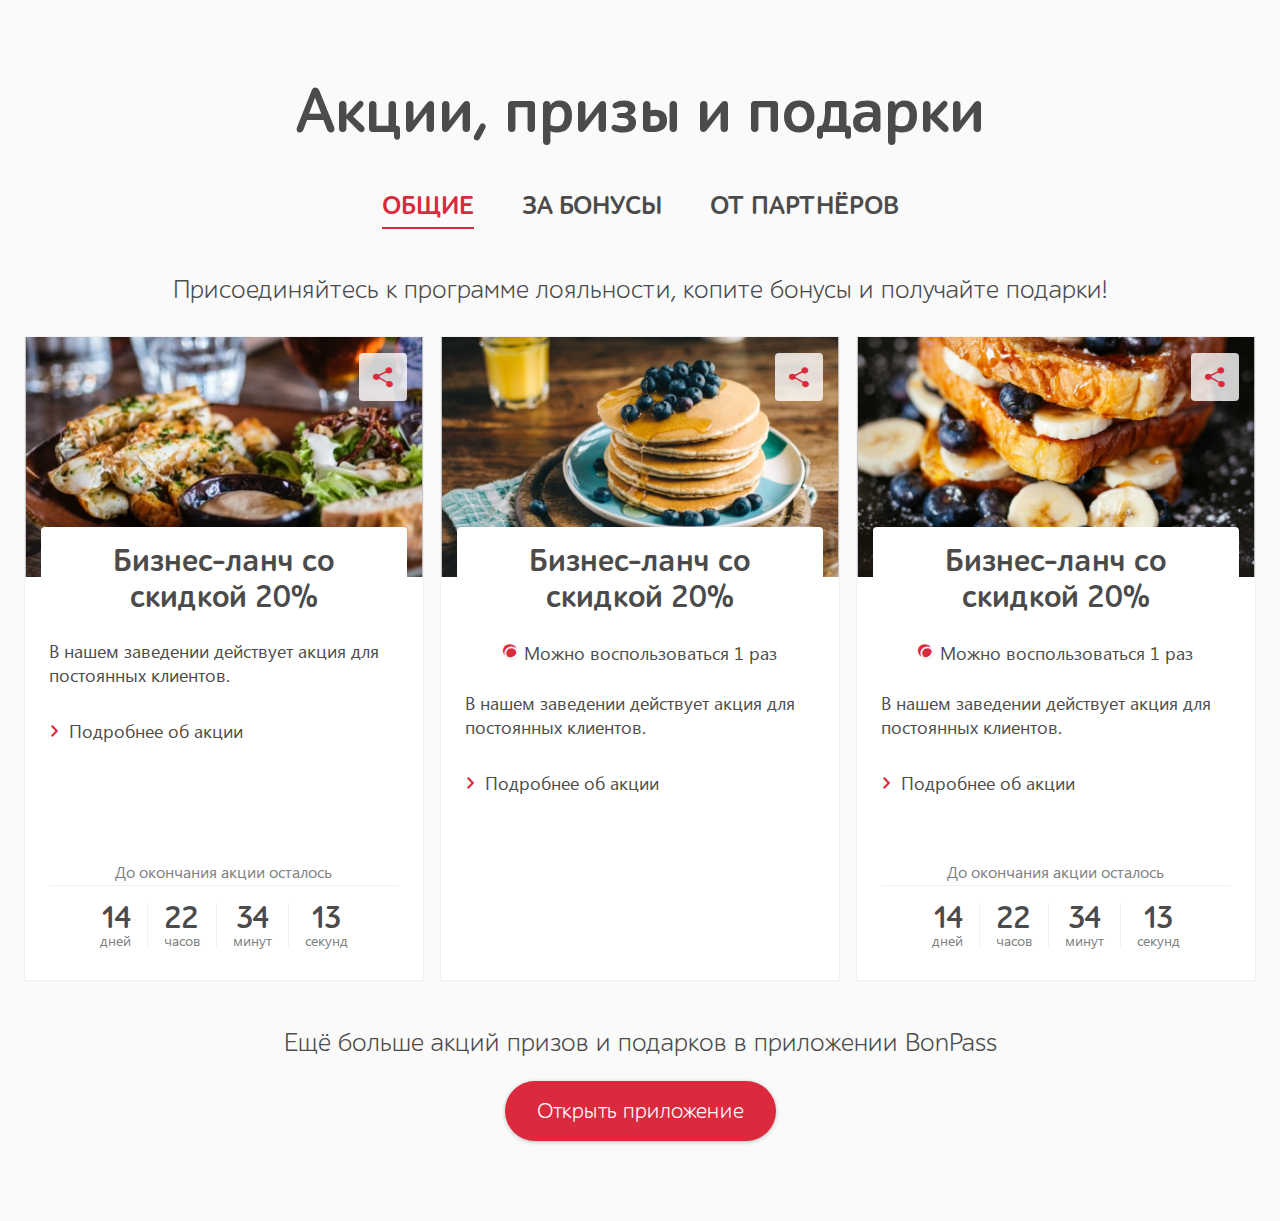
<file: index.html>
<!DOCTYPE html>
<html lang="ru">

	<head>
	  <meta charset="utf-8">
	  <meta http-equiv="X-UA-Compatible" content="IE=edge">
	  <meta name="viewport" content="width=device-width, initial-scale=1.0" />
	  <title>Акции, призы и подарки</title>
	  <link href="css/bonpass-stocks.css" rel="stylesheet">
	  <script src="js/jquery-3.3.1.min.js"></script>
	</head>

	<body class="bg-white-gray">

		<section class="stocks-container text-black mb-80">
			<h1 class="h-xl text-header-bold text-center pt-80 pb-24 pb-sm-40">Акции, призы и подарки</h1>
		    <div class="tabs justify-content-center">

		      <input type="radio" id="tab-stocks-general" class="input-radio" name="stocks" checked>
		      <label for="tab-stocks-general" class="tab-item text-header-bold text-uppercase mx-16 mx-md-24 my-8 tab-item--border-line">Общие</label>         
		      <div class="tab-content mt-24 mt-md-40">				      	
						<p class="text-header-regular text-center h-sm w-100 mb-24">Присоединяйтесь к программе лояльности, копите бонусы и получайте подарки!</p>
						<div class="w-100 d-flex flex-wrap">
<!-- stocks-item ====================================================================== -->
					<div class="w-100 w-sm-50 w-md-33 d-flex flex-column align-items-center justify-content-center px-0 px-xs-8 py-8">
		      	<div class="stocks-item stocks-item--fixed d-flex flex-column flex-grow  position-relative text-black pb-32">
		      		<a href="#" class="stocks-item__share d-flex align-items-center justify-content-center"><span class="icon-share"></span></a>
		      		<div class="stocks-item__img position-relative">
		      			<img src="img/img_1.png" alt="">
			      	</div>
			      	<div class=" d-flex flex-column flex-grow align-items-center mx-8 mx-xs-16">
			      		<h3 class="stocks-item__header position-relative text-center text-header-bold px-16 px-md-24 pt-16 pb-24">Бизнес-ланч со скидкой 20%</h3>

			      		<div class="d-flex flex-column flex-grow px-8">
	<!-- Краткое описание ====================================================================== -->
				      		<p class="t-md text-regular mb-24">В нашем заведении действует акция для постоянных клиентов.</p>
	<!-- ======================================================================================= -->

				      		<div class="flex-grow">
	<!-- Подрбное описание описание ====================================================================== -->
				      			<input type="checkbox" id="stocks-info-1" class="input-checkbox">
										<label for="stocks-info-1" class="dropdown__label d-flex align-items-center py-8">
											<span class="icon-arrow-down"></span>
											<p class="text-regular t-sm pl-8">Подробнее об акции</p>										
										</label>
										<div class="dropdown-content text-regular">
												В нашем заведении действует акция для постоянных клиентов. Заказывайте у нас бизнес-ланч в течение недели, и вы получите скидку в размере 20% на все последующие заказы.								
										</div>
	<!-- ======================================================================================= -->
									</div>
	<!-- Таймер ================================================================================ -->
									<div class="stocks-timer d-flex flex-column align-items-center justify-content-end mt-60">
										<div class="stocks-timer__label text-regular text-label text-center t-xs w-100 mb-16 pb-4">До окончания акции осталось</div>

										<div class="d-flex">
											<div class="stocks-timer__days text-center px-16">
												<p class="t-lg text-header-bold">14</p>
												<p class="t-xxs text-regular text-label">дней</p>												
											</div>
											<div class="stocks-timer__hours text-center px-16">
												<p class="t-lg text-header-bold">22</p>
												<p class="t-xxs text-regular text-label">часов</p>												
											</div>
											<div class="stocks-timer__minutes text-center px-16">
												<p class="t-lg text-header-bold">34</p>
												<p class="t-xxs text-regular text-label">минут</p>												
											</div>
											<div class="stocks-timer__seconds text-center px-16">
												<p class="t-lg text-header-bold">13</p>
												<p class="t-xxs text-regular text-label">секунд</p>												
											</div>
									
										</div>
									</div>
	<!-- ======================================================================================= -->

								</div>
			      	</div>
		      	</div> 
					</div>
<!-- stocks-item END====================================================================== -->
<!-- stocks-item ====================================================================== -->
					<div class="w-100 w-sm-50 w-md-33 d-flex flex-column align-items-center justify-content-center px-0 px-xs-8 py-8">
		      	<div class="stocks-item stocks-item--fixed d-flex flex-column flex-grow  position-relative text-black pb-32">
		      		<a href="#" class="stocks-item__share d-flex align-items-center justify-content-center"><span class="icon-share"></span></a>
		      		<div class="stocks-item__img position-relative">
		      			<img src="img/img_2.png" alt="">
			      	</div>
			      	<div class=" d-flex flex-column flex-grow align-items-center mx-8 mx-xs-16">
			      		<h3 class="stocks-item__header position-relative text-center text-header-bold px-16 px-md-24 pt-16 pb-24">Бизнес-ланч со скидкой 20%</h3>
<!-- Условия Акции ====================================================================== -->
			      		<div class="stocks-conditions mb-24">

			      			<div class="stocks-conditions__item d-flex align-items-center">
			      				<span class="icon-mark "><span class="path1"></span><span class="path2"></span></span>
			      				<div class="t-sm text-regular ml-4">Можно воспользоваться 1 раз</div>
			      			</div>

			      		</div>
<!-- ======================================================================================= -->

			      		<div class="d-flex flex-column flex-grow px-8">
	<!-- Краткое описание ====================================================================== -->
				      		<p class="t-md text-regular mb-24">В нашем заведении действует акция для постоянных клиентов.</p>
	<!-- ======================================================================================= -->

				      		<div class="flex-grow">
	<!-- Подрбное описание описание ====================================================================== -->
				      			<input type="checkbox" id="stocks-info-2" class="input-checkbox">
										<label for="stocks-info-2" class="dropdown__label d-flex align-items-center py-8">
											<span class="icon-arrow-down"></span>
											<p class="text-regular t-sm pl-8">Подробнее об акции</p>										
										</label>
										<div class="dropdown-content text-regular">
												В нашем заведении действует акция для постоянных клиентов. Заказывайте у нас бизнес-ланч в течение недели, и вы получите скидку в размере 20% на все последующие заказы.								
										</div>
	<!-- ======================================================================================= -->
									</div>

								</div>
			      	</div>
		      	</div> 
					</div>
<!-- stocks-item END====================================================================== -->
<!-- stocks-item ====================================================================== -->
					<div class="w-100 w-sm-50 w-md-33 d-flex flex-column align-items-center justify-content-center px-0 px-xs-8 py-8">
		      	<div class="stocks-item stocks-item--fixed d-flex flex-column flex-grow  position-relative text-black pb-32">
		      		<a href="#" class="stocks-item__share d-flex align-items-center justify-content-center"><span class="icon-share"></span></a>
		      		<div class="stocks-item__img position-relative">
		      			<img src="img/img_3.png" alt="">
			      	</div>
			      	<div class=" d-flex flex-column flex-grow align-items-center mx-8 mx-xs-16">
			      		<h3 class="stocks-item__header position-relative text-center text-header-bold px-16 px-md-24 pt-16 pb-24">Бизнес-ланч со скидкой 20%</h3>
<!-- Условия Акции ====================================================================== -->
			      		<div class="stocks-conditions mb-24">

			      			<div class="stocks-conditions__item d-flex align-items-center">
			      				<span class="icon-mark "><span class="path1"></span><span class="path2"></span></span>
			      				<div class="t-sm text-regular ml-4">Можно воспользоваться 1 раз</div>
			      			</div>

			      		</div>
<!-- ======================================================================================= -->

			      		<div class="d-flex flex-column flex-grow px-8">
	<!-- Краткое описание ====================================================================== -->
				      		<p class="t-md text-regular mb-24">В нашем заведении действует акция для постоянных клиентов.</p>
	<!-- ======================================================================================= -->

				      		<div class="flex-grow">
	<!-- Подрбное описание описание ====================================================================== -->
				      			<input type="checkbox" id="stocks-info-3" class="input-checkbox">
										<label for="stocks-info-3" class="dropdown__label d-flex align-items-center py-8">
											<span class="icon-arrow-down"></span>
											<p class="text-regular t-sm pl-8">Подробнее об акции</p>										
										</label>
										<div class="dropdown-content text-regular">
												В нашем заведении действует акция для постоянных клиентов. Заказывайте у нас бизнес-ланч в течение недели, и вы получите скидку в размере 20% на все последующие заказы.								
										</div>
	<!-- ======================================================================================= -->
									</div>
	<!-- Таймер ================================================================================ -->
									<div class="stocks-timer d-flex flex-column align-items-center justify-content-end mt-60">
										<div class="stocks-timer__label text-regular text-label text-center t-xs w-100 mb-16 pb-4">До окончания акции осталось</div>

										<div class="d-flex">
											<div class="stocks-timer__days text-center px-16">
												<p class="t-lg text-header-bold">14</p>
												<p class="t-xxs text-regular text-label">дней</p>												
											</div>
											<div class="stocks-timer__hours text-center px-16">
												<p class="t-lg text-header-bold">22</p>
												<p class="t-xxs text-regular text-label">часов</p>												
											</div>
											<div class="stocks-timer__minutes text-center px-16">
												<p class="t-lg text-header-bold">34</p>
												<p class="t-xxs text-regular text-label">минут</p>												
											</div>
											<div class="stocks-timer__seconds text-center px-16">
												<p class="t-lg text-header-bold">13</p>
												<p class="t-xxs text-regular text-label">секунд</p>												
											</div>
									
										</div>
									</div>
	<!-- ======================================================================================= -->

								</div>
			      	</div>
		      	</div> 
					</div>
<!-- stocks-item END====================================================================== -->
					</div>
<!-- tab-content END======================================================================================= -->
		      </div>		

		      <input type="radio" id="tab-stocks-points" class="input-radio" name="stocks">
		      <label for="tab-stocks-points" class="tab-item text-header-bold text-uppercase mx-16 mx-md-24 my-8 tab-item--border-line">За бонусы</label>         
		      <div class="tab-content mt-24 mt-md-40">

						<p class="text-header-regular text-center h-sm w-100 mb-24">Присоединяйтесь к программе лояльности, копите бонусы и получайте подарки!</p>
						<div class="w-100 d-flex flex-wrap">
<!-- stocks-item ====================================================================== -->
					<div class="w-100 w-sm-50 w-md-33 d-flex flex-column align-items-center justify-content-center px-8 py-8">
		      	<div class="stocks-item stocks-item--fixed d-flex flex-column flex-grow  position-relative text-black pb-32">
		      		
		      		<div class="stocks-item__img position-relative">
		      			<img src="img/img_1.png" alt="">
			      	</div>
			      	<div class=" d-flex flex-column flex-grow align-items-center mx-8 mx-xs-16">
			      		<h3 class="stocks-item__header position-relative text-center h-md text-header-bold px-8 px-md-24 pt-16 pb-24">Бизнес-ланч со скидкой 20%</h3>
<!--Стоимость в Баллах ====================================================================== -->
			      		<div class="stocks-item__point text-white text-header-bold d-flex justify-content-center align-items-baseline mb-16">
			      			<span class="icon-point"></span>
			      			<span class="ml-4">500</span>
			      		</div>
<!-- ======================================================================================= -->
<!-- Условия Акции ====================================================================== -->
			      		<div class="stocks-conditions mb-24">

			      			<div class="stocks-conditions__item d-flex align-items-center">
			      				<span class="icon-mark "><span class="path1"></span><span class="path2"></span></span>
			      				<div class="t-sm text-regular ml-4">Можно воспользоваться 1 раз</div>
			      			</div>
			      		</div>
<!-- ======================================================================================= -->

			      		<div class="d-flex flex-column flex-grow px-8">
				      		<div class="flex-grow">
	<!-- Подрбное описание описание ====================================================================== -->
				      			<input type="checkbox" id="stocks-bonus-info-1" class="input-checkbox">
										<label for="stocks-bonus-info-1" class="dropdown__label d-flex align-items-center py-8">
											<span class="icon-arrow-down"></span>
											<p class="text-regular t-sm pl-8">Подробнее об акции</p>										
										</label>
										<div class="dropdown-content text-regular">
												В нашем заведении действует акция для постоянных клиентов. Заказывайте у нас бизнес-ланч в течение недели, и вы получите скидку в размере 20% на все последующие заказы.								
										</div>
	<!-- ======================================================================================= -->
									</div>
	<!-- Таймер ================================================================================ -->
									<div class="stocks-timer d-flex flex-column align-items-center justify-content-end mt-60">
										<div class="stocks-timer__label text-regular text-label text-center t-xs w-100 mb-16 pb-4">До окончания акции осталось</div>

										<div class="d-flex">
											<div class="stocks-timer__days text-center px-16">
												<p class="t-lg text-header-bold">14</p>
												<p class="t-xxs text-regular text-label">дней</p>												
											</div>
											<div class="stocks-timer__hours text-center px-16">
												<p class="t-lg text-header-bold">22</p>
												<p class="t-xxs text-regular text-label">часов</p>												
											</div>
											<div class="stocks-timer__minutes text-center px-16">
												<p class="t-lg text-header-bold">34</p>
												<p class="t-xxs text-regular text-label">минут</p>												
											</div>
											<div class="stocks-timer__seconds text-center px-16">
												<p class="t-lg text-header-bold">13</p>
												<p class="t-xxs text-regular text-label">секунд</p>												
											</div>
									
										</div>
									</div>
	<!-- ======================================================================================= -->

								</div>
			      	</div>
		      	</div> 
					</div>
<!-- stocks-item END====================================================================== -->
<!-- stocks-item ====================================================================== -->
					<div class="w-100 w-sm-50 w-md-33 d-flex flex-column align-items-center justify-content-center px-8 py-8">
		      	<div class="stocks-item stocks-item--fixed d-flex flex-column flex-grow  position-relative text-black pb-32">
		      		
		      		<div class="stocks-item__img position-relative">
		      			<img src="img/img_2.png" alt="">
			      	</div>
			      	<div class=" d-flex flex-column flex-grow align-items-center mx-8 mx-xs-16">
			      		<h3 class="stocks-item__header position-relative text-center h-md text-header-bold px-8 px-md-24 pt-16 pb-24">Бизнес-ланч со скидкой 20%</h3>
<!--Стоимость в Баллах ====================================================================== -->
			      		<div class="stocks-item__point text-white text-header-bold d-flex justify-content-center align-items-baseline mb-16">
			      			<span class="icon-point"></span>
			      			<span class="ml-4">1500</span>
			      		</div>
<!-- ======================================================================================= -->
<!-- Условия Акции ====================================================================== -->
			      		<div class="stocks-conditions mb-24">

			      			<div class="stocks-conditions__item d-flex align-items-center">
			      				<span class="icon-mark "><span class="path1"></span><span class="path2"></span></span>
			      				<div class="t-sm text-regular ml-4">Можно воспользоваться 1 раз</div>
			      			</div>
			      		</div>
<!-- ======================================================================================= -->

			      		<div class="d-flex flex-column flex-grow px-8">
				      		<div class="flex-grow">
	<!-- Подрбное описание описание ====================================================================== -->
				      			<input type="checkbox" id="stocks-bonus-info-2" class="input-checkbox">
										<label for="stocks-bonus-info-2" class="dropdown__label d-flex align-items-center py-8">
											<span class="icon-arrow-down"></span>
											<p class="text-regular t-sm pl-8">Подробнее об акции</p>										
										</label>
										<div class="dropdown-content text-regular">
												В нашем заведении действует акция для постоянных клиентов. Заказывайте у нас бизнес-ланч в течение недели, и вы получите скидку в размере 20% на все последующие заказы.								
										</div>
	<!-- ======================================================================================= -->
									</div>
	<!-- Таймер ================================================================================ -->
									<div class="stocks-timer d-flex flex-column align-items-center justify-content-end mt-60">
										<div class="stocks-timer__label text-regular text-label text-center t-xs w-100 mb-16 pb-4">До окончания акции осталось</div>

										<div class="d-flex">
											<div class="stocks-timer__days text-center px-16">
												<p class="t-lg text-header-bold">14</p>
												<p class="t-xxs text-regular text-label">дней</p>												
											</div>
											<div class="stocks-timer__hours text-center px-16">
												<p class="t-lg text-header-bold">22</p>
												<p class="t-xxs text-regular text-label">часов</p>												
											</div>
											<div class="stocks-timer__minutes text-center px-16">
												<p class="t-lg text-header-bold">34</p>
												<p class="t-xxs text-regular text-label">минут</p>												
											</div>
											<div class="stocks-timer__seconds text-center px-16">
												<p class="t-lg text-header-bold">13</p>
												<p class="t-xxs text-regular text-label">секунд</p>												
											</div>
									
										</div>
									</div>
	<!-- ======================================================================================= -->

								</div>
			      	</div>
		      	</div> 
					</div>
<!-- stocks-item END====================================================================== -->
<!-- stocks-item ====================================================================== -->
					<div class="w-100 w-sm-50 w-md-33 d-flex flex-column align-items-center justify-content-center px-8 py-8">
		      	<div class="stocks-item stocks-item--fixed d-flex flex-column flex-grow  position-relative text-black pb-32">
		      		
		      		<div class="stocks-item__img position-relative">
		      			<img src="img/img_3.png" alt="">
			      	</div>
			      	<div class=" d-flex flex-column flex-grow align-items-center mx-8 mx-xs-16">
			      		<h3 class="stocks-item__header position-relative text-center h-md text-header-bold px-8 px-md-24 pt-16 pb-24">Необычные десерты каждую неделю</h3>
<!--Стоимость в Баллах ====================================================================== -->
			      		<div class="stocks-item__point text-white text-header-bold d-flex justify-content-center align-items-baseline mb-16">
			      			<span class="icon-point"></span>
			      			<span class="ml-4">482</span>
			      		</div>
<!-- ======================================================================================= -->
<!-- Условия Акции ====================================================================== -->
			      		<div class="stocks-conditions mb-24">

			      			<div class="stocks-conditions__item d-flex align-items-center">
			      				<span class="icon-mark "><span class="path1"></span><span class="path2"></span></span>
			      				<div class="t-sm text-regular ml-4">Можно воспользоваться 1 раз</div>
			      			</div>
			      		</div>
<!-- ======================================================================================= -->

			      		<div class="d-flex flex-column flex-grow px-8">
				      		<div class="flex-grow">
	<!-- Подрбное описание описание ====================================================================== -->
				      			<input type="checkbox" id="stocks-bonus-info-3" class="input-checkbox">
										<label for="stocks-bonus-info-3" class="dropdown__label d-flex align-items-center py-8">
											<span class="icon-arrow-down"></span>
											<p class="text-regular t-sm pl-8">Подробнее об акции</p>										
										</label>
										<div class="dropdown-content text-regular">
												В нашем заведении действует акция для постоянных клиентов. Заказывайте у нас бизнес-ланч в течение недели, и вы получите скидку в размере 20% на все последующие заказы.								
										</div>
	<!-- ======================================================================================= -->
									</div>
	<!-- Таймер ================================================================================ -->
									<div class="stocks-timer d-flex flex-column align-items-center justify-content-end mt-60">
										<div class="stocks-timer__label text-regular text-label text-center t-xs w-100 mb-16 pb-4">До окончания акции осталось</div>

										<div class="d-flex">
											<div class="stocks-timer__days text-center px-16">
												<p class="t-lg text-header-bold">14</p>
												<p class="t-xxs text-regular text-label">дней</p>												
											</div>
											<div class="stocks-timer__hours text-center px-16">
												<p class="t-lg text-header-bold">22</p>
												<p class="t-xxs text-regular text-label">часов</p>												
											</div>
											<div class="stocks-timer__minutes text-center px-16">
												<p class="t-lg text-header-bold">34</p>
												<p class="t-xxs text-regular text-label">минут</p>												
											</div>
											<div class="stocks-timer__seconds text-center px-16">
												<p class="t-lg text-header-bold">13</p>
												<p class="t-xxs text-regular text-label">секунд</p>												
											</div>
									
										</div>
									</div>
	<!-- ======================================================================================= -->

								</div>
			      	</div>
		      	</div> 
					</div>
<!-- stocks-item END====================================================================== -->


				</div>
		  </div>		
<!-- tab-content END====================================================================== -->
		  <input type="radio" id="tab-stocks-partners" class="input-radio" name="stocks">
		  <label for="tab-stocks-partners" class="tab-item text-header-bold text-uppercase mx-16 mx-md-24 my-8 tab-item--border-line">От партнёров</label>         
		      <div class="tab-content mt-24 mt-md-40">

						<p class="text-header-regular text-center h-sm w-100 mb-24">Присоединяйтесь к программе лояльности, копите бонусы и получайте подарки!</p>
						<div class="w-100 d-flex flex-wrap">

<!-- stocks-item ====================================================================== -->
					<div class="w-100 w-sm-50 w-md-33 d-flex flex-column align-items-center justify-content-center px-8 py-8">
		      	<div class="stocks-item stocks-item--fixed d-flex flex-column flex-grow  position-relative text-black pb-32">
		      		<div class="stocks-item__img position-relative">
		      			<img src="img/img_1.png" alt="">
			      	</div>
			      	<div class=" d-flex flex-column flex-grow align-items-center mx-8 mx-xs-16">
			      		<h3 class="stocks-item__header position-relative text-center h-md text-header-bold px-8 px-md-24 pt-16 pb-24">Бизнес-ланч со скидкой 20%</h3>
<!--Стоимость в Баллах ====================================================================== -->
			      		<div class="stocks-item__point text-white text-header-bold d-flex justify-content-center align-items-baseline mb-16">
			      			<span class="icon-point"></span>
			      			<span class="ml-4">500</span>
			      		</div>
<!-- ======================================================================================= -->
<!-- Условия Акции ====================================================================== -->
			      		<div class="stocks-conditions mb-24">

			      			<div class="stocks-conditions__item d-flex align-items-center">
			      				<span class="icon-mark "><span class="path1"></span><span class="path2"></span></span>
			      				<div class="t-sm text-regular ml-4">Можно воспользоваться 1 раз</div>
			      			</div>

			      			<div class="stocks-conditions__item d-flex align-items-center">
			      				<span class="icon-mark "><span class="path1"></span><span class="path2"></span></span>
			      				<div class="t-sm text-regular ml-4">Осталось 35 шт</div>
			      			</div>

			      		</div>
<!-- ======================================================================================= -->
			      		<div class="d-flex flex-column flex-grow px-8">
				      		<div class="flex-grow">
	<!-- Подрбное описание описание ====================================================================== -->
				      			<input type="checkbox" id="stocks-partner-info-1" class="input-checkbox">
										<label for="stocks-partner-info-1" class="dropdown__label d-flex align-items-center py-8">
											<span class="icon-arrow-down"></span>
											<p class="text-regular t-sm pl-8">Подробнее об акции</p>										
										</label>
										<div class="dropdown-content text-regular">
												В нашем заведении действует акция для постоянных клиентов. Заказывайте у нас бизнес-ланч в течение недели, и вы получите скидку в размере 20% на все последующие заказы.								
										</div>
	<!-- ======================================================================================= -->
	<!-- Информация о партнере ====================================================================== -->	
				      			<input type="checkbox" id="partner-info-1" class="input-checkbox">
										<label for="partner-info-1" class="dropdown__label d-flex align-items-center py-8">
											<span class="icon-arrow-down"></span>
											<p class="text-regular t-sm pl-8">Информация о партнере</p>										
										</label>
										<div class="dropdown-content text-regular">
											<div class="stocks-partner d-flex align-items-center">
												<img class="stocks-partner__logo" src="img/logo.png" alt="logo">
												<a href="#" class="stocks-partner__name t-xs ml-16">Массажный салон для все «Здоровая спина»</a>	
											</div>	
											<p class="mt-16">В нашем заведении действует акция для постоянных клиентов. Заказывайте у нас бизнес-ланч в течение недели, и вы получите скидку в размере 20% на все последующие заказы.</p>	
										</div>
								
<!-- ======================================================================================= -->
									</div>
	<!-- Таймер ================================================================================ -->
									<div class="stocks-timer d-flex flex-column align-items-center justify-content-end mt-60">
										<div class="stocks-timer__label text-regular text-label text-center t-xs w-100 mb-16 pb-4">До окончания акции осталось</div>

										<div class="d-flex">
											<div class="stocks-timer__days text-center px-16">
												<p class="t-lg text-header-bold">14</p>
												<p class="t-xxs text-regular text-label">дней</p>												
											</div>
											<div class="stocks-timer__hours text-center px-16">
												<p class="t-lg text-header-bold">22</p>
												<p class="t-xxs text-regular text-label">часов</p>												
											</div>
											<div class="stocks-timer__minutes text-center px-16">
												<p class="t-lg text-header-bold">34</p>
												<p class="t-xxs text-regular text-label">минут</p>												
											</div>
											<div class="stocks-timer__seconds text-center px-16">
												<p class="t-lg text-header-bold">13</p>
												<p class="t-xxs text-regular text-label">секунд</p>												
											</div>
									
										</div>
									</div>
	<!-- ======================================================================================= -->

								</div>
			      	</div>
		      	</div> 
					</div>
<!-- stocks-item END====================================================================== -->
<!-- stocks-item ====================================================================== -->
					<div class="w-100 w-sm-50 w-md-33 d-flex flex-column align-items-center justify-content-center px-8 py-8">
		      	<div class="stocks-item stocks-item--fixed d-flex flex-column flex-grow  position-relative text-black pb-32">
		      		<div class="stocks-item__img position-relative">
		      			<img src="img/img_1.png" alt="">
			      	</div>
			      	<div class=" d-flex flex-column flex-grow align-items-center mx-8 mx-xs-16">
			      		<h3 class="stocks-item__header position-relative text-center h-md text-header-bold px-8 px-md-24 pt-16 pb-24">Бизнес-ланч со скидкой 20%</h3>
<!--Стоимость в Баллах ====================================================================== -->
			      		<div class="stocks-item__point text-white text-header-bold d-flex justify-content-center align-items-baseline mb-16">
			      			<span class="icon-point"></span>
			      			<span class="ml-4">500</span>
			      		</div>
<!-- ======================================================================================= -->
<!-- Условия Акции ====================================================================== -->
			      		<div class="stocks-conditions mb-24">

			      			<div class="stocks-conditions__item d-flex align-items-center">
			      				<span class="icon-mark "><span class="path1"></span><span class="path2"></span></span>
			      				<div class="t-sm text-regular ml-4">Можно воспользоваться 1 раз</div>
			      			</div>

			      			<div class="stocks-conditions__item d-flex align-items-center">
			      				<span class="icon-mark "><span class="path1"></span><span class="path2"></span></span>
			      				<div class="t-sm text-regular ml-4">Осталось 35 шт</div>
			      			</div>

			      		</div>
<!-- ======================================================================================= -->
			      		<div class="d-flex flex-column flex-grow px-8">
				      		<div class="flex-grow">
	<!-- Подрбное описание описание ====================================================================== -->
				      			<input type="checkbox" id="stocks-partner-info-2" class="input-checkbox">
										<label for="stocks-partner-info-2" class="dropdown__label d-flex align-items-center py-8">
											<span class="icon-arrow-down"></span>
											<p class="text-regular t-sm pl-8">Подробнее об акции</p>										
										</label>
										<div class="dropdown-content text-regular">
												В нашем заведении действует акция для постоянных клиентов. Заказывайте у нас бизнес-ланч в течение недели, и вы получите скидку в размере 20% на все последующие заказы.								
										</div>
	<!-- ======================================================================================= -->
	<!-- Информация о партнере ====================================================================== -->	
				      			<input type="checkbox" id="partner-info-2" class="input-checkbox">
										<label for="partner-info-2" class="dropdown__label d-flex align-items-center py-8">
											<span class="icon-arrow-down"></span>
											<p class="text-regular t-sm pl-8">Информация о партнере</p>										
										</label>
										<div class="dropdown-content text-regular">
											<div class="stocks-partner d-flex align-items-center">
												<img class="stocks-partner__logo" src="img/logo.png" alt="logo">
												<a href="#" class="stocks-partner__name t-xs ml-16">Массажный салон для все «Здоровая спина»</a>	
											</div>	
											<p class="mt-16">В нашем заведении действует акция для постоянных клиентов. Заказывайте у нас бизнес-ланч в течение недели, и вы получите скидку в размере 20% на все последующие заказы.</p>	
										</div>
								
<!-- ======================================================================================= -->
									</div>

								</div>
			      	</div>
		      	</div> 
					</div>
<!-- stocks-item END====================================================================== -->
<!-- stocks-item ====================================================================== -->
					<div class="w-100 w-sm-50 w-md-33 d-flex flex-column align-items-center justify-content-center px-8 py-8">
		      	<div class="stocks-item stocks-item--fixed d-flex flex-column flex-grow  position-relative text-black pb-32">
		      		<div class="stocks-item__img position-relative">
		      			<img src="img/img_1.png" alt="">
			      	</div>
			      	<div class=" d-flex flex-column flex-grow align-items-center mx-8 mx-xs-16">
			      		<h3 class="stocks-item__header position-relative text-center h-md text-header-bold px-8 px-md-24 pt-16 pb-24">Бизнес-ланч со скидкой 20%</h3>
<!--Стоимость в Баллах ====================================================================== -->
			      		<div class="stocks-item__point text-white text-header-bold d-flex justify-content-center align-items-baseline mb-16">
			      			<span class="icon-point"></span>
			      			<span class="ml-4">500</span>
			      		</div>
<!-- ======================================================================================= -->
<!-- Условия Акции ====================================================================== -->
			      		<div class="stocks-conditions mb-24">

			      			<div class="stocks-conditions__item d-flex align-items-center">
			      				<span class="icon-mark "><span class="path1"></span><span class="path2"></span></span>
			      				<div class="t-sm text-regular ml-4">Осталось 35 шт</div>
			      			</div>

			      		</div>
<!-- ======================================================================================= -->
			      		<div class="d-flex flex-column flex-grow px-8">
				      		<div class="flex-grow">
	<!-- Подрбное описание описание ====================================================================== -->
				      			<input type="checkbox" id="stocks-partner-info-3" class="input-checkbox">
										<label for="stocks-partner-info-3" class="dropdown__label d-flex align-items-center py-8">
											<span class="icon-arrow-down"></span>
											<p class="text-regular t-sm pl-8">Подробнее об акции</p>										
										</label>
										<div class="dropdown-content text-regular">
												В нашем заведении действует акция для постоянных клиентов. Заказывайте у нас бизнес-ланч в течение недели, и вы получите скидку в размере 20% на все последующие заказы.								
										</div>
	<!-- ======================================================================================= -->
	<!-- Информация о партнере ====================================================================== -->	
				      			<input type="checkbox" id="partner-info-3" class="input-checkbox">
										<label for="partner-info-3" class="dropdown__label d-flex align-items-center py-8">
											<span class="icon-arrow-down"></span>
											<p class="text-regular t-sm pl-8">Информация о партнере</p>										
										</label>
										<div class="dropdown-content text-regular">
											<div class="stocks-partner d-flex align-items-center">
												<img class="stocks-partner__logo" src="img/logo.png" alt="logo">
												<a href="#" class="stocks-partner__name t-xs ml-16">Массажный салон для все «Здоровая спина»</a>	
											</div>	
											<p class="mt-16">В нашем заведении действует акция для постоянных клиентов. Заказывайте у нас бизнес-ланч в течение недели, и вы получите скидку в размере 20% на все последующие заказы.</p>	
										</div>
								
<!-- ======================================================================================= -->
									</div>
	<!-- Таймер ================================================================================ -->
									<div class="stocks-timer d-flex flex-column align-items-center justify-content-end mt-60">
										<div class="stocks-timer__label text-regular text-label text-center t-xs w-100 mb-16 pb-4">До окончания акции осталось</div>

										<div class="d-flex">
											<div class="stocks-timer__days text-center px-16">
												<p class="t-lg text-header-bold">14</p>
												<p class="t-xxs text-regular text-label">дней</p>												
											</div>
											<div class="stocks-timer__hours text-center px-16">
												<p class="t-lg text-header-bold">22</p>
												<p class="t-xxs text-regular text-label">часов</p>												
											</div>
											<div class="stocks-timer__minutes text-center px-16">
												<p class="t-lg text-header-bold">34</p>
												<p class="t-xxs text-regular text-label">минут</p>												
											</div>
											<div class="stocks-timer__seconds text-center px-16">
												<p class="t-lg text-header-bold">13</p>
												<p class="t-xxs text-regular text-label">секунд</p>												
											</div>
									
										</div>
									</div>
	<!-- ======================================================================================= -->

								</div>
			      	</div>
		      	</div> 
					</div>
<!-- stocks-item END====================================================================== -->




				</div>
		  </div>		


		    </div>
<!--======================================================================================= -->
			<div class="d-flex flex-column align-items-center justify-content-center text-header-regular mt-40 w-100">
				<div class="h-sm text-black text-center mb-24">Ещё больше акций призов и подарков в приложении BonPass</div>
				<a href="https://play.google.com/store/apps/details?id=com.bonpass.customer&hl=ru
https://apps.apple.com/ru/app/bonpass/id1358602502" class="btn btn--red btn--cta">Открыть приложение</a>
			</div>		    
		</section>





	</body>
</html>
</file>
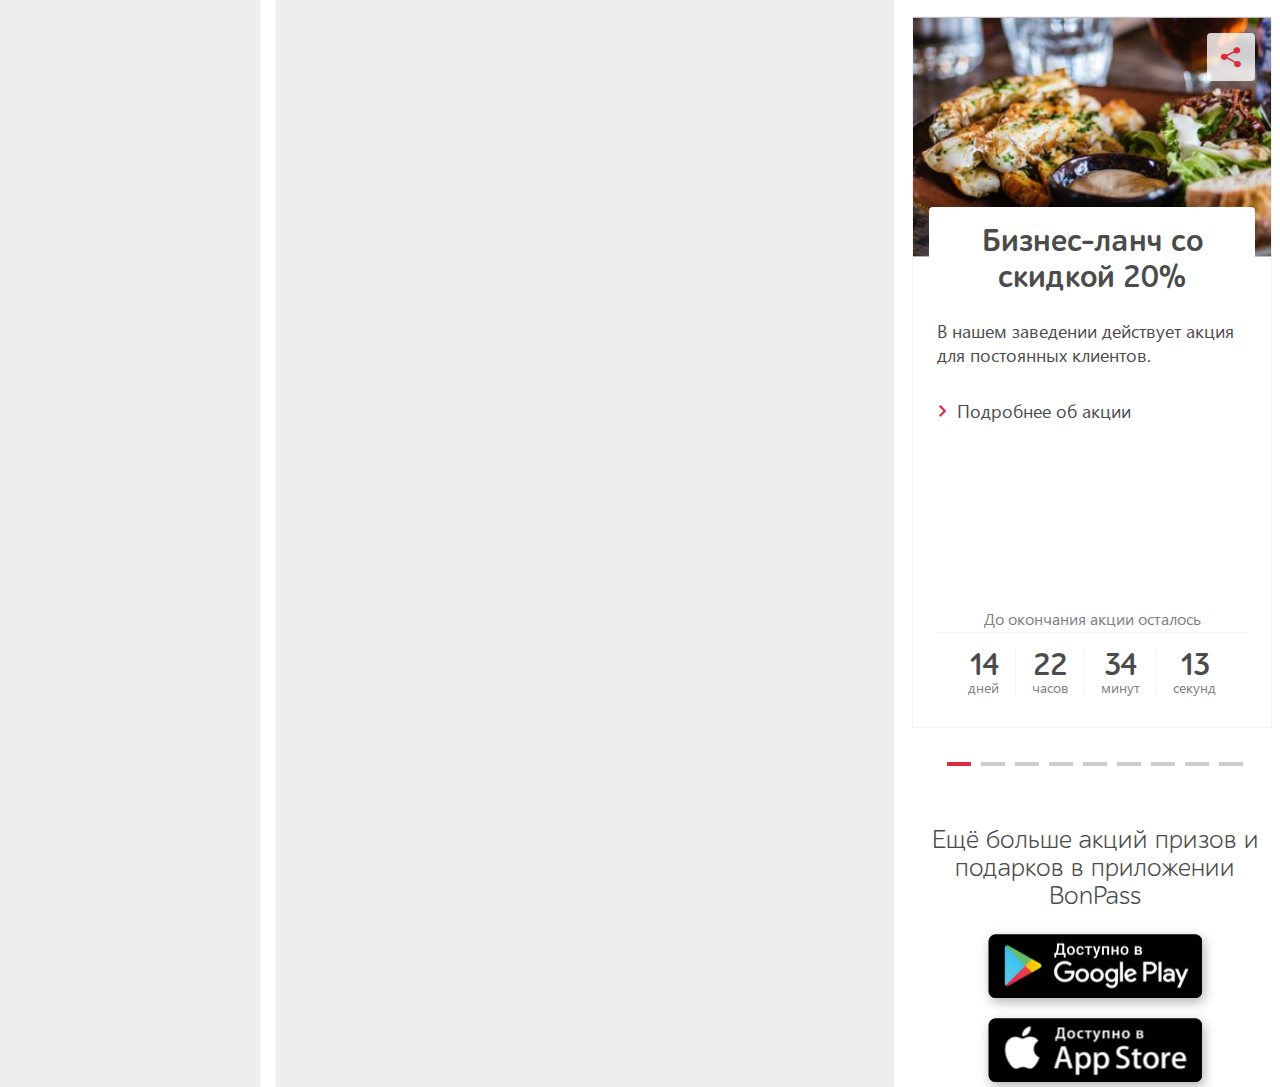
<file: stocks__sidebar-slider.html>
<!DOCTYPE html>
<html lang="ru">

<head>
    <meta charset="utf-8">
    <meta http-equiv="X-UA-Compatible" content="IE=edge">
    <meta name="viewport" content="width=device-width, initial-scale=1.0" />
    <title>Акции, призы и подарки</title>
    <link href="css/bonpass-stocks.css" rel="stylesheet">
    <script src="js/jquery-3.3.1.min.js"></script>
    <script src="js/owl.carousel.min.js"></script>
</head>

<body>
    <section class="d-flex w-100">
        <section style="width: 260px; background-color: #eee;"></section>
        <section style="flex-grow: 1; margin: 0 16px; background-color: #eee;"></section>
        <section style="width: 370px; margin-top: 16px;">
            <div class="owl-carousel stocks-carousel">
                <!-- stocks-item ====================================================================== -->
                <div class="w-100 d-flex flex-column align-items-center justify-content-center">
                    <div class="stocks-item stocks-item--fixed d-flex flex-column flex-grow  position-relative text-black pb-32">
                        <a href="#" class="stocks-item__share d-flex align-items-center justify-content-center"><span class="icon-share"></span></a>
                        <div class="stocks-item__img position-relative">
                            <img src="img/img_1.png" alt="">
                        </div>
                        <div class=" d-flex flex-column flex-grow align-items-center mx-8 mx-xs-16">
                            <h3 class="stocks-item__header position-relative text-center text-header-bold px-16 px-md-24 pt-16 pb-24">Бизнес-ланч со скидкой 20%</h3>
                            <div class="d-flex flex-column flex-grow px-8">
                                <!-- Краткое описание ====================================================================== -->
                                <p class="t-md text-regular mb-24">В нашем заведении действует акция для постоянных клиентов.</p>
                                <!-- ======================================================================================= -->
                                <div class="flex-grow">
                                    <!-- Подрбное описание описание ====================================================================== -->
                                    <input type="checkbox" id="stocks-info-1" class="input-checkbox">
                                    <label for="stocks-info-1" class="dropdown__label d-flex align-items-center py-8">
                                        <span class="icon-arrow-down"></span>
                                        <p class="text-regular t-sm pl-8">Подробнее об акции</p>
                                    </label>
                                    <div class="dropdown-content text-regular">
                                        В нашем заведении действует акция для постоянных клиентов. Заказывайте у нас бизнес-ланч в течение недели, и вы получите скидку в размере 20% на все последующие заказы.
                                    </div>
                                    <!-- ======================================================================================= -->
                                </div>
                                <!-- Таймер ================================================================================ -->
                                <div class="stocks-timer d-flex flex-column align-items-center justify-content-end mt-60">
                                    <div class="stocks-timer__label text-regular text-label text-center t-xs w-100 mb-16 pb-4">До окончания акции осталось</div>
                                    <div class="d-flex">
                                        <div class="stocks-timer__days text-center px-16">
                                            <p class="t-lg text-header-bold">14</p>
                                            <p class="t-xxs text-regular text-label">дней</p>
                                        </div>
                                        <div class="stocks-timer__hours text-center px-16">
                                            <p class="t-lg text-header-bold">22</p>
                                            <p class="t-xxs text-regular text-label">часов</p>
                                        </div>
                                        <div class="stocks-timer__minutes text-center px-16">
                                            <p class="t-lg text-header-bold">34</p>
                                            <p class="t-xxs text-regular text-label">минут</p>
                                        </div>
                                        <div class="stocks-timer__seconds text-center px-16">
                                            <p class="t-lg text-header-bold">13</p>
                                            <p class="t-xxs text-regular text-label">секунд</p>
                                        </div>
                                    </div>
                                </div>
                                <!-- ======================================================================================= -->
                            </div>
                        </div>
                    </div>
                </div>
                <!-- stocks-item END====================================================================== -->
                <!-- stocks-item ====================================================================== -->
                <div class="w-100 d-flex flex-column align-items-center justify-content-center">
                    <div class="stocks-item stocks-item--fixed d-flex flex-column flex-grow  position-relative text-black pb-32">
                        <a href="#" class="stocks-item__share d-flex align-items-center justify-content-center"><span class="icon-share"></span></a>
                        <div class="stocks-item__img position-relative">
                            <img src="img/img_2.png" alt="">
                        </div>
                        <div class=" d-flex flex-column flex-grow align-items-center mx-8 mx-xs-16">
                            <h3 class="stocks-item__header position-relative text-center text-header-bold px-16 px-md-24 pt-16 pb-24">Бизнес-ланч со скидкой 20%</h3>
                            <!-- Условия Акции ====================================================================== -->
                            <div class="stocks-conditions mb-24">
                                <div class="stocks-conditions__item d-flex align-items-center">
                                    <span class="icon-mark "><span class="path1"></span><span class="path2"></span></span>
                                    <div class="t-sm text-regular ml-4">Можно воспользоваться 1 раз</div>
                                </div>
                            </div>
                            <!-- ======================================================================================= -->
                            <div class="d-flex flex-column flex-grow px-8">
                                <!-- Краткое описание ====================================================================== -->
                                <p class="t-md text-regular mb-24">В нашем заведении действует акция для постоянных клиентов.</p>
                                <!-- ======================================================================================= -->
                                <div class="flex-grow">
                                    <!-- Подрбное описание описание ====================================================================== -->
                                    <input type="checkbox" id="stocks-info-2" class="input-checkbox">
                                    <label for="stocks-info-2" class="dropdown__label d-flex align-items-center py-8">
                                        <span class="icon-arrow-down"></span>
                                        <p class="text-regular t-sm pl-8">Подробнее об акции</p>
                                    </label>
                                    <div class="dropdown-content text-regular">
                                        В нашем заведении действует акция для постоянных клиентов. Заказывайте у нас бизнес-ланч в течение недели, и вы получите скидку в размере 20% на все последующие заказы.
                                    </div>
                                    <!-- ======================================================================================= -->
                                </div>
                            </div>
                        </div>
                    </div>
                </div>
                <!-- stocks-item END====================================================================== -->
                <!-- stocks-item ====================================================================== -->
                <div class="w-100 d-flex flex-column align-items-center justify-content-center">
                    <div class="stocks-item stocks-item--fixed d-flex flex-column flex-grow  position-relative text-black pb-32">
                        <a href="#" class="stocks-item__share d-flex align-items-center justify-content-center"><span class="icon-share"></span></a>
                        <div class="stocks-item__img position-relative">
                            <img src="img/img_3.png" alt="">
                        </div>
                        <div class=" d-flex flex-column flex-grow align-items-center mx-8 mx-xs-16">
                            <h3 class="stocks-item__header position-relative text-center text-header-bold px-16 px-md-24 pt-16 pb-24">Бизнес-ланч со скидкой 20%</h3>
                            <!-- Условия Акции ====================================================================== -->
                            <div class="stocks-conditions mb-24">
                                <div class="stocks-conditions__item d-flex align-items-center">
                                    <span class="icon-mark "><span class="path1"></span><span class="path2"></span></span>
                                    <div class="t-sm text-regular ml-4">Можно воспользоваться 1 раз</div>
                                </div>
                            </div>
                            <!-- ======================================================================================= -->
                            <div class="d-flex flex-column flex-grow px-8">
                                <!-- Краткое описание ====================================================================== -->
                                <p class="t-md text-regular mb-24">В нашем заведении действует акция для постоянных клиентов.</p>
                                <!-- ======================================================================================= -->
                                <div class="flex-grow">
                                    <!-- Подрбное описание описание ====================================================================== -->
                                    <input type="checkbox" id="stocks-info-3" class="input-checkbox">
                                    <label for="stocks-info-3" class="dropdown__label d-flex align-items-center py-8">
                                        <span class="icon-arrow-down"></span>
                                        <p class="text-regular t-sm pl-8">Подробнее об акции</p>
                                    </label>
                                    <div class="dropdown-content text-regular">
                                        В нашем заведении действует акция для постоянных клиентов. Заказывайте у нас бизнес-ланч в течение недели, и вы получите скидку в размере 20% на все последующие заказы.
                                    </div>
                                    <!-- ======================================================================================= -->
                                </div>
                                <!-- Таймер ================================================================================ -->
                                <div class="stocks-timer d-flex flex-column align-items-center justify-content-end mt-60">
                                    <div class="stocks-timer__label text-regular text-label text-center t-xs w-100 mb-16 pb-4">До окончания акции осталось</div>
                                    <div class="d-flex">
                                        <div class="stocks-timer__days text-center px-16">
                                            <p class="t-lg text-header-bold">14</p>
                                            <p class="t-xxs text-regular text-label">дней</p>
                                        </div>
                                        <div class="stocks-timer__hours text-center px-16">
                                            <p class="t-lg text-header-bold">22</p>
                                            <p class="t-xxs text-regular text-label">часов</p>
                                        </div>
                                        <div class="stocks-timer__minutes text-center px-16">
                                            <p class="t-lg text-header-bold">34</p>
                                            <p class="t-xxs text-regular text-label">минут</p>
                                        </div>
                                        <div class="stocks-timer__seconds text-center px-16">
                                            <p class="t-lg text-header-bold">13</p>
                                            <p class="t-xxs text-regular text-label">секунд</p>
                                        </div>
                                    </div>
                                </div>
                                <!-- ======================================================================================= -->
                            </div>
                        </div>
                    </div>
                </div>
                <!-- stocks-item END====================================================================== -->
                <!-- stocks-item ====================================================================== -->
                <div class="w-100 d-flex flex-column align-items-center justify-content-center">
                    <div class="stocks-item stocks-item--fixed d-flex flex-column flex-grow  position-relative text-black pb-32">
                        <div class="stocks-item__img position-relative">
                            <img src="img/img_1.png" alt="">
                        </div>
                        <div class=" d-flex flex-column flex-grow align-items-center mx-8 mx-xs-16">
                            <h3 class="stocks-item__header position-relative text-center h-md text-header-bold px-8 px-md-24 pt-16 pb-24">Бизнес-ланч со скидкой 20%</h3>
                            <!--Стоимость в Баллах ====================================================================== -->
                            <div class="stocks-item__point text-white text-header-bold d-flex justify-content-center align-items-baseline mb-16">
                                <span class="icon-point"></span>
                                <span class="ml-4">500</span>
                            </div>
                            <!-- ======================================================================================= -->
                            <!-- Условия Акции ====================================================================== -->
                            <div class="stocks-conditions mb-24">
                                <div class="stocks-conditions__item d-flex align-items-center">
                                    <span class="icon-mark "><span class="path1"></span><span class="path2"></span></span>
                                    <div class="t-sm text-regular ml-4">Можно воспользоваться 1 раз</div>
                                </div>
                            </div>
                            <!-- ======================================================================================= -->
                            <div class="d-flex flex-column flex-grow px-8">
                                <div class="flex-grow">
                                    <!-- Подрбное описание описание ====================================================================== -->
                                    <input type="checkbox" id="stocks-bonus-info-1" class="input-checkbox">
                                    <label for="stocks-bonus-info-1" class="dropdown__label d-flex align-items-center py-8">
                                        <span class="icon-arrow-down"></span>
                                        <p class="text-regular t-sm pl-8">Подробнее об акции</p>
                                    </label>
                                    <div class="dropdown-content text-regular">
                                        В нашем заведении действует акция для постоянных клиентов. Заказывайте у нас бизнес-ланч в течение недели, и вы получите скидку в размере 20% на все последующие заказы.
                                    </div>
                                    <!-- ======================================================================================= -->
                                </div>
                                <!-- Таймер ================================================================================ -->
                                <div class="stocks-timer d-flex flex-column align-items-center justify-content-end mt-60">
                                    <div class="stocks-timer__label text-regular text-label text-center t-xs w-100 mb-16 pb-4">До окончания акции осталось</div>
                                    <div class="d-flex">
                                        <div class="stocks-timer__days text-center px-16">
                                            <p class="t-lg text-header-bold">14</p>
                                            <p class="t-xxs text-regular text-label">дней</p>
                                        </div>
                                        <div class="stocks-timer__hours text-center px-16">
                                            <p class="t-lg text-header-bold">22</p>
                                            <p class="t-xxs text-regular text-label">часов</p>
                                        </div>
                                        <div class="stocks-timer__minutes text-center px-16">
                                            <p class="t-lg text-header-bold">34</p>
                                            <p class="t-xxs text-regular text-label">минут</p>
                                        </div>
                                        <div class="stocks-timer__seconds text-center px-16">
                                            <p class="t-lg text-header-bold">13</p>
                                            <p class="t-xxs text-regular text-label">секунд</p>
                                        </div>
                                    </div>
                                </div>
                                <!-- ======================================================================================= -->
                            </div>
                        </div>
                    </div>
                </div>
                <!-- stocks-item END====================================================================== -->
                <!-- stocks-item ====================================================================== -->
                <div class="w-100 d-flex flex-column align-items-center justify-content-center">
                    <div class="stocks-item stocks-item--fixed d-flex flex-column flex-grow  position-relative text-black pb-32">
                        <div class="stocks-item__img position-relative">
                            <img src="img/img_2.png" alt="">
                        </div>
                        <div class=" d-flex flex-column flex-grow align-items-center mx-8 mx-xs-16">
                            <h3 class="stocks-item__header position-relative text-center h-md text-header-bold px-8 px-md-24 pt-16 pb-24">Бизнес-ланч со скидкой 20%</h3>
                            <!--Стоимость в Баллах ====================================================================== -->
                            <div class="stocks-item__point text-white text-header-bold d-flex justify-content-center align-items-baseline mb-16">
                                <span class="icon-point"></span>
                                <span class="ml-4">1500</span>
                            </div>
                            <!-- ======================================================================================= -->
                            <!-- Условия Акции ====================================================================== -->
                            <div class="stocks-conditions mb-24">
                                <div class="stocks-conditions__item d-flex align-items-center">
                                    <span class="icon-mark "><span class="path1"></span><span class="path2"></span></span>
                                    <div class="t-sm text-regular ml-4">Можно воспользоваться 1 раз</div>
                                </div>
                            </div>
                            <!-- ======================================================================================= -->
                            <div class="d-flex flex-column flex-grow px-8">
                                <div class="flex-grow">
                                    <!-- Подрбное описание описание ====================================================================== -->
                                    <input type="checkbox" id="stocks-bonus-info-2" class="input-checkbox">
                                    <label for="stocks-bonus-info-2" class="dropdown__label d-flex align-items-center py-8">
                                        <span class="icon-arrow-down"></span>
                                        <p class="text-regular t-sm pl-8">Подробнее об акции</p>
                                    </label>
                                    <div class="dropdown-content text-regular">
                                        В нашем заведении действует акция для постоянных клиентов. Заказывайте у нас бизнес-ланч в течение недели, и вы получите скидку в размере 20% на все последующие заказы.
                                    </div>
                                    <!-- ======================================================================================= -->
                                </div>
                                <!-- Таймер ================================================================================ -->
                                <div class="stocks-timer d-flex flex-column align-items-center justify-content-end mt-60">
                                    <div class="stocks-timer__label text-regular text-label text-center t-xs w-100 mb-16 pb-4">До окончания акции осталось</div>
                                    <div class="d-flex">
                                        <div class="stocks-timer__days text-center px-16">
                                            <p class="t-lg text-header-bold">14</p>
                                            <p class="t-xxs text-regular text-label">дней</p>
                                        </div>
                                        <div class="stocks-timer__hours text-center px-16">
                                            <p class="t-lg text-header-bold">22</p>
                                            <p class="t-xxs text-regular text-label">часов</p>
                                        </div>
                                        <div class="stocks-timer__minutes text-center px-16">
                                            <p class="t-lg text-header-bold">34</p>
                                            <p class="t-xxs text-regular text-label">минут</p>
                                        </div>
                                        <div class="stocks-timer__seconds text-center px-16">
                                            <p class="t-lg text-header-bold">13</p>
                                            <p class="t-xxs text-regular text-label">секунд</p>
                                        </div>
                                    </div>
                                </div>
                                <!-- ======================================================================================= -->
                            </div>
                        </div>
                    </div>
                </div>
                <!-- stocks-item END====================================================================== -->
                <!-- stocks-item ====================================================================== -->
                <div class="w-100 d-flex flex-column align-items-center justify-content-center">
                    <div class="stocks-item stocks-item--fixed d-flex flex-column flex-grow  position-relative text-black pb-32">
                        <div class="stocks-item__img position-relative">
                            <img src="img/img_3.png" alt="">
                        </div>
                        <div class=" d-flex flex-column flex-grow align-items-center mx-8 mx-xs-16">
                            <h3 class="stocks-item__header position-relative text-center h-md text-header-bold px-8 px-md-24 pt-16 pb-24">Необычные десерты каждую неделю</h3>
                            <!--Стоимость в Баллах ====================================================================== -->
                            <div class="stocks-item__point text-white text-header-bold d-flex justify-content-center align-items-baseline mb-16">
                                <span class="icon-point"></span>
                                <span class="ml-4">482</span>
                            </div>
                            <!-- ======================================================================================= -->
                            <!-- Условия Акции ====================================================================== -->
                            <div class="stocks-conditions mb-24">
                                <div class="stocks-conditions__item d-flex align-items-center">
                                    <span class="icon-mark "><span class="path1"></span><span class="path2"></span></span>
                                    <div class="t-sm text-regular ml-4">Можно воспользоваться 1 раз</div>
                                </div>
                            </div>
                            <!-- ======================================================================================= -->
                            <div class="d-flex flex-column flex-grow px-8">
                                <div class="flex-grow">
                                    <!-- Подрбное описание описание ====================================================================== -->
                                    <input type="checkbox" id="stocks-bonus-info-3" class="input-checkbox">
                                    <label for="stocks-bonus-info-3" class="dropdown__label d-flex align-items-center py-8">
                                        <span class="icon-arrow-down"></span>
                                        <p class="text-regular t-sm pl-8">Подробнее об акции</p>
                                    </label>
                                    <div class="dropdown-content text-regular">
                                        В нашем заведении действует акция для постоянных клиентов. Заказывайте у нас бизнес-ланч в течение недели, и вы получите скидку в размере 20% на все последующие заказы.
                                    </div>
                                    <!-- ======================================================================================= -->
                                </div>
                                <!-- Таймер ================================================================================ -->
                                <div class="stocks-timer d-flex flex-column align-items-center justify-content-end mt-60">
                                    <div class="stocks-timer__label text-regular text-label text-center t-xs w-100 mb-16 pb-4">До окончания акции осталось</div>
                                    <div class="d-flex">
                                        <div class="stocks-timer__days text-center px-16">
                                            <p class="t-lg text-header-bold">14</p>
                                            <p class="t-xxs text-regular text-label">дней</p>
                                        </div>
                                        <div class="stocks-timer__hours text-center px-16">
                                            <p class="t-lg text-header-bold">22</p>
                                            <p class="t-xxs text-regular text-label">часов</p>
                                        </div>
                                        <div class="stocks-timer__minutes text-center px-16">
                                            <p class="t-lg text-header-bold">34</p>
                                            <p class="t-xxs text-regular text-label">минут</p>
                                        </div>
                                        <div class="stocks-timer__seconds text-center px-16">
                                            <p class="t-lg text-header-bold">13</p>
                                            <p class="t-xxs text-regular text-label">секунд</p>
                                        </div>
                                    </div>
                                </div>
                                <!-- ======================================================================================= -->
                            </div>
                        </div>
                    </div>
                </div>
                <!-- stocks-item END====================================================================== -->
                <!-- stocks-item ====================================================================== -->
                <div class="w-100 d-flex flex-column align-items-center justify-content-center">
                    <div class="stocks-item stocks-item--fixed d-flex flex-column flex-grow  position-relative text-black pb-32">
                        <div class="stocks-item__img position-relative">
                            <img src="img/img_1.png" alt="">
                        </div>
                        <div class=" d-flex flex-column flex-grow align-items-center mx-8 mx-xs-16">
                            <h3 class="stocks-item__header position-relative text-center h-md text-header-bold px-8 px-md-24 pt-16 pb-24">Бизнес-ланч со скидкой 20%</h3>
                            <!--Стоимость в Баллах ====================================================================== -->
                            <div class="stocks-item__point text-white text-header-bold d-flex justify-content-center align-items-baseline mb-16">
                                <span class="icon-point"></span>
                                <span class="ml-4">500</span>
                            </div>
                            <!-- ======================================================================================= -->
                            <!-- Условия Акции ====================================================================== -->
                            <div class="stocks-conditions mb-24">
                                <div class="stocks-conditions__item d-flex align-items-center">
                                    <span class="icon-mark "><span class="path1"></span><span class="path2"></span></span>
                                    <div class="t-sm text-regular ml-4">Можно воспользоваться 1 раз</div>
                                </div>
                                <div class="stocks-conditions__item d-flex align-items-center">
                                    <span class="icon-mark "><span class="path1"></span><span class="path2"></span></span>
                                    <div class="t-sm text-regular ml-4">Осталось 35 шт</div>
                                </div>
                            </div>
                            <!-- ======================================================================================= -->
                            <div class="d-flex flex-column flex-grow px-8">
                                <div class="flex-grow">
                                    <!-- Подрбное описание описание ====================================================================== -->
                                    <input type="checkbox" id="stocks-partner-info-1" class="input-checkbox">
                                    <label for="stocks-partner-info-1" class="dropdown__label d-flex align-items-center py-8">
                                        <span class="icon-arrow-down"></span>
                                        <p class="text-regular t-sm pl-8">Подробнее об акции</p>
                                    </label>
                                    <div class="dropdown-content text-regular">
                                        В нашем заведении действует акция для постоянных клиентов. Заказывайте у нас бизнес-ланч в течение недели, и вы получите скидку в размере 20% на все последующие заказы.
                                    </div>
                                    <!-- ======================================================================================= -->
                                    <!-- Информация о партнере ====================================================================== -->
                                    <input type="checkbox" id="partner-info-1" class="input-checkbox">
                                    <label for="partner-info-1" class="dropdown__label d-flex align-items-center py-8">
                                        <span class="icon-arrow-down"></span>
                                        <p class="text-regular t-sm pl-8">Информация о партнере</p>
                                    </label>
                                    <div class="dropdown-content text-regular">
                                        <div class="stocks-partner d-flex align-items-center">
                                            <img class="stocks-partner__logo" src="img/logo.png" alt="logo">
                                            <p class="text-header-bold t-xs ml-16">Массажный салон для все «Здоровая спина»</p>
                                        </div>
                                        <p class="mt-16">В нашем заведении действует акция для постоянных клиентов. Заказывайте у нас бизнес-ланч в течение недели, и вы получите скидку в размере 20% на все последующие заказы.</p>
                                    </div>
                                    <!-- ======================================================================================= -->
                                </div>
                                <!-- Таймер ================================================================================ -->
                                <div class="stocks-timer d-flex flex-column align-items-center justify-content-end mt-60">
                                    <div class="stocks-timer__label text-regular text-label text-center t-xs w-100 mb-16 pb-4">До окончания акции осталось</div>
                                    <div class="d-flex">
                                        <div class="stocks-timer__days text-center px-16">
                                            <p class="t-lg text-header-bold">14</p>
                                            <p class="t-xxs text-regular text-label">дней</p>
                                        </div>
                                        <div class="stocks-timer__hours text-center px-16">
                                            <p class="t-lg text-header-bold">22</p>
                                            <p class="t-xxs text-regular text-label">часов</p>
                                        </div>
                                        <div class="stocks-timer__minutes text-center px-16">
                                            <p class="t-lg text-header-bold">34</p>
                                            <p class="t-xxs text-regular text-label">минут</p>
                                        </div>
                                        <div class="stocks-timer__seconds text-center px-16">
                                            <p class="t-lg text-header-bold">13</p>
                                            <p class="t-xxs text-regular text-label">секунд</p>
                                        </div>
                                    </div>
                                </div>
                                <!-- ======================================================================================= -->
                            </div>
                        </div>
                    </div>
                </div>
                <!-- stocks-item END====================================================================== -->
                <!-- stocks-item ====================================================================== -->
                <div class="w-100 d-flex flex-column align-items-center justify-content-center">
                    <div class="stocks-item stocks-item--fixed d-flex flex-column flex-grow  position-relative text-black pb-32">
                        <div class="stocks-item__img position-relative">
                            <img src="img/img_1.png" alt="">
                        </div>
                        <div class=" d-flex flex-column flex-grow align-items-center mx-8 mx-xs-16">
                            <h3 class="stocks-item__header position-relative text-center h-md text-header-bold px-8 px-md-24 pt-16 pb-24">Бизнес-ланч со скидкой 20%</h3>
                            <!--Стоимость в Баллах ====================================================================== -->
                            <div class="stocks-item__point text-white text-header-bold d-flex justify-content-center align-items-baseline mb-16">
                                <span class="icon-point"></span>
                                <span class="ml-4">500</span>
                            </div>
                            <!-- ======================================================================================= -->
                            <!-- Условия Акции ====================================================================== -->
                            <div class="stocks-conditions mb-24">
                                <div class="stocks-conditions__item d-flex align-items-center">
                                    <span class="icon-mark "><span class="path1"></span><span class="path2"></span></span>
                                    <div class="t-sm text-regular ml-4">Можно воспользоваться 1 раз</div>
                                </div>
                                <div class="stocks-conditions__item d-flex align-items-center">
                                    <span class="icon-mark "><span class="path1"></span><span class="path2"></span></span>
                                    <div class="t-sm text-regular ml-4">Осталось 35 шт</div>
                                </div>
                            </div>
                            <!-- ======================================================================================= -->
                            <div class="d-flex flex-column flex-grow px-8">
                                <div class="flex-grow">
                                    <!-- Подрбное описание описание ====================================================================== -->
                                    <input type="checkbox" id="stocks-partner-info-2" class="input-checkbox">
                                    <label for="stocks-partner-info-2" class="dropdown__label d-flex align-items-center py-8">
                                        <span class="icon-arrow-down"></span>
                                        <p class="text-regular t-sm pl-8">Подробнее об акции</p>
                                    </label>
                                    <div class="dropdown-content text-regular">
                                        В нашем заведении действует акция для постоянных клиентов. Заказывайте у нас бизнес-ланч в течение недели, и вы получите скидку в размере 20% на все последующие заказы.
                                    </div>
                                    <!-- ======================================================================================= -->
                                    <!-- Информация о партнере ====================================================================== -->
                                    <input type="checkbox" id="partner-info-2" class="input-checkbox">
                                    <label for="partner-info-2" class="dropdown__label d-flex align-items-center py-8">
                                        <span class="icon-arrow-down"></span>
                                        <p class="text-regular t-sm pl-8">Информация о партнере</p>
                                    </label>
                                    <div class="dropdown-content text-regular">
                                        <div class="stocks-partner d-flex align-items-center">
                                            <img class="stocks-partner__logo" src="img/logo.png" alt="logo">
                                            <p class="text-header-bold t-xs ml-16">Массажный салон для все «Здоровая спина»</p>
                                        </div>
                                        <p class="mt-16">В нашем заведении действует акция для постоянных клиентов. Заказывайте у нас бизнес-ланч в течение недели, и вы получите скидку в размере 20% на все последующие заказы.</p>
                                    </div>
                                    <!-- ======================================================================================= -->
                                </div>
                            </div>
                        </div>
                    </div>
                </div>
                <!-- stocks-item END====================================================================== -->
                <!-- stocks-item ====================================================================== -->
                <div class="w-100 d-flex flex-column align-items-center justify-content-center">
                    <div class="stocks-item stocks-item--fixed d-flex flex-column flex-grow  position-relative text-black pb-32">
                        <div class="stocks-item__img position-relative">
                            <img src="img/img_1.png" alt="">
                        </div>
                        <div class=" d-flex flex-column flex-grow align-items-center mx-8 mx-xs-16">
                            <h3 class="stocks-item__header position-relative text-center h-md text-header-bold px-8 px-md-24 pt-16 pb-24">Бизнес-ланч со скидкой 20%</h3>
                            <!--Стоимость в Баллах ====================================================================== -->
                            <div class="stocks-item__point text-white text-header-bold d-flex justify-content-center align-items-baseline mb-16">
                                <span class="icon-point"></span>
                                <span class="ml-4">500</span>
                            </div>
                            <!-- ======================================================================================= -->
                            <!-- Условия Акции ====================================================================== -->
                            <div class="stocks-conditions mb-24">
                                <div class="stocks-conditions__item d-flex align-items-center">
                                    <span class="icon-mark "><span class="path1"></span><span class="path2"></span></span>
                                    <div class="t-sm text-regular ml-4">Осталось 35 шт</div>
                                </div>
                            </div>
                            <!-- ======================================================================================= -->
                            <div class="d-flex flex-column flex-grow px-8">
                                <div class="flex-grow">
                                    <!-- Подрбное описание описание ====================================================================== -->
                                    <input type="checkbox" id="stocks-partner-info-3" class="input-checkbox">
                                    <label for="stocks-partner-info-3" class="dropdown__label d-flex align-items-center py-8">
                                        <span class="icon-arrow-down"></span>
                                        <p class="text-regular t-sm pl-8">Подробнее об акции</p>
                                    </label>
                                    <div class="dropdown-content text-regular">
                                        В нашем заведении действует акция для постоянных клиентов. Заказывайте у нас бизнес-ланч в течение недели, и вы получите скидку в размере 20% на все последующие заказы.
                                    </div>
                                    <!-- ======================================================================================= -->
                                    <!-- Информация о партнере ====================================================================== -->
                                    <input type="checkbox" id="partner-info-3" class="input-checkbox">
                                    <label for="partner-info-3" class="dropdown__label d-flex align-items-center py-8">
                                        <span class="icon-arrow-down"></span>
                                        <p class="text-regular t-sm pl-8">Информация о партнере</p>
                                    </label>
                                    <div class="dropdown-content text-regular">
                                        <div class="stocks-partner d-flex align-items-center">
                                            <img class="stocks-partner__logo" src="img/logo.png" alt="logo">
                                            <p class="text-header-bold t-xs ml-16">Массажный салон для все «Здоровая спина»</p>
                                        </div>
                                        <p class="mt-16">В нашем заведении действует акция для постоянных клиентов. Заказывайте у нас бизнес-ланч в течение недели, и вы получите скидку в размере 20% на все последующие заказы.</p>
                                    </div>
                                    <!-- ======================================================================================= -->
                                </div>
                                <!-- Таймер ================================================================================ -->
                                <div class="stocks-timer d-flex flex-column align-items-center justify-content-end mt-60">
                                    <div class="stocks-timer__label text-regular text-label text-center t-xs w-100 mb-16 pb-4">До окончания акции осталось</div>
                                    <div class="d-flex">
                                        <div class="stocks-timer__days text-center px-16">
                                            <p class="t-lg text-header-bold">14</p>
                                            <p class="t-xxs text-regular text-label">дней</p>
                                        </div>
                                        <div class="stocks-timer__hours text-center px-16">
                                            <p class="t-lg text-header-bold">22</p>
                                            <p class="t-xxs text-regular text-label">часов</p>
                                        </div>
                                        <div class="stocks-timer__minutes text-center px-16">
                                            <p class="t-lg text-header-bold">34</p>
                                            <p class="t-xxs text-regular text-label">минут</p>
                                        </div>
                                        <div class="stocks-timer__seconds text-center px-16">
                                            <p class="t-lg text-header-bold">13</p>
                                            <p class="t-xxs text-regular text-label">секунд</p>
                                        </div>
                                    </div>
                                </div>
                                <!-- ======================================================================================= -->
                            </div>
                        </div>
                    </div>
                </div>
                <!-- stocks-item END====================================================================== -->
            </div>
            <!--======================================================================================= -->
							<p class="text-header-regular h-sm text-black text-center mb-24 mt-60">Ещё больше акций призов и подарков в приложении BonPass</p>
							<div class="d-flex flex-column align-items-center justify-content-center">								
								<a class="store-link" href="https://play.google.com/store/apps/details?id=com.bonpass.customer&hl=ru"><img class="w-100" src="img/googlePlay.png" alt="BonPass в Google Play"></a>
								<a class="store-link mt-16" href="https://apps.apple.com/ru/app/bonpass/id1358602502"><img class="w-100" src="img/appStore.png" alt="BonPass в App Store"></a>
							</div>    
        </section>
    </section>
    <script>
    $('.stocks-carousel').owlCarousel({
        loop: false,
        nav: false,
        dots: true,
        autoplay: false,
        items: 3,
        responsiveClass: true,
        responsive: {

            320: {
                items: 1,
                nav: false,
                center: true,
                mergeFit: true,
                autoplay: false
            }
        }
    });
    </script>
</body>

</html>
</file>
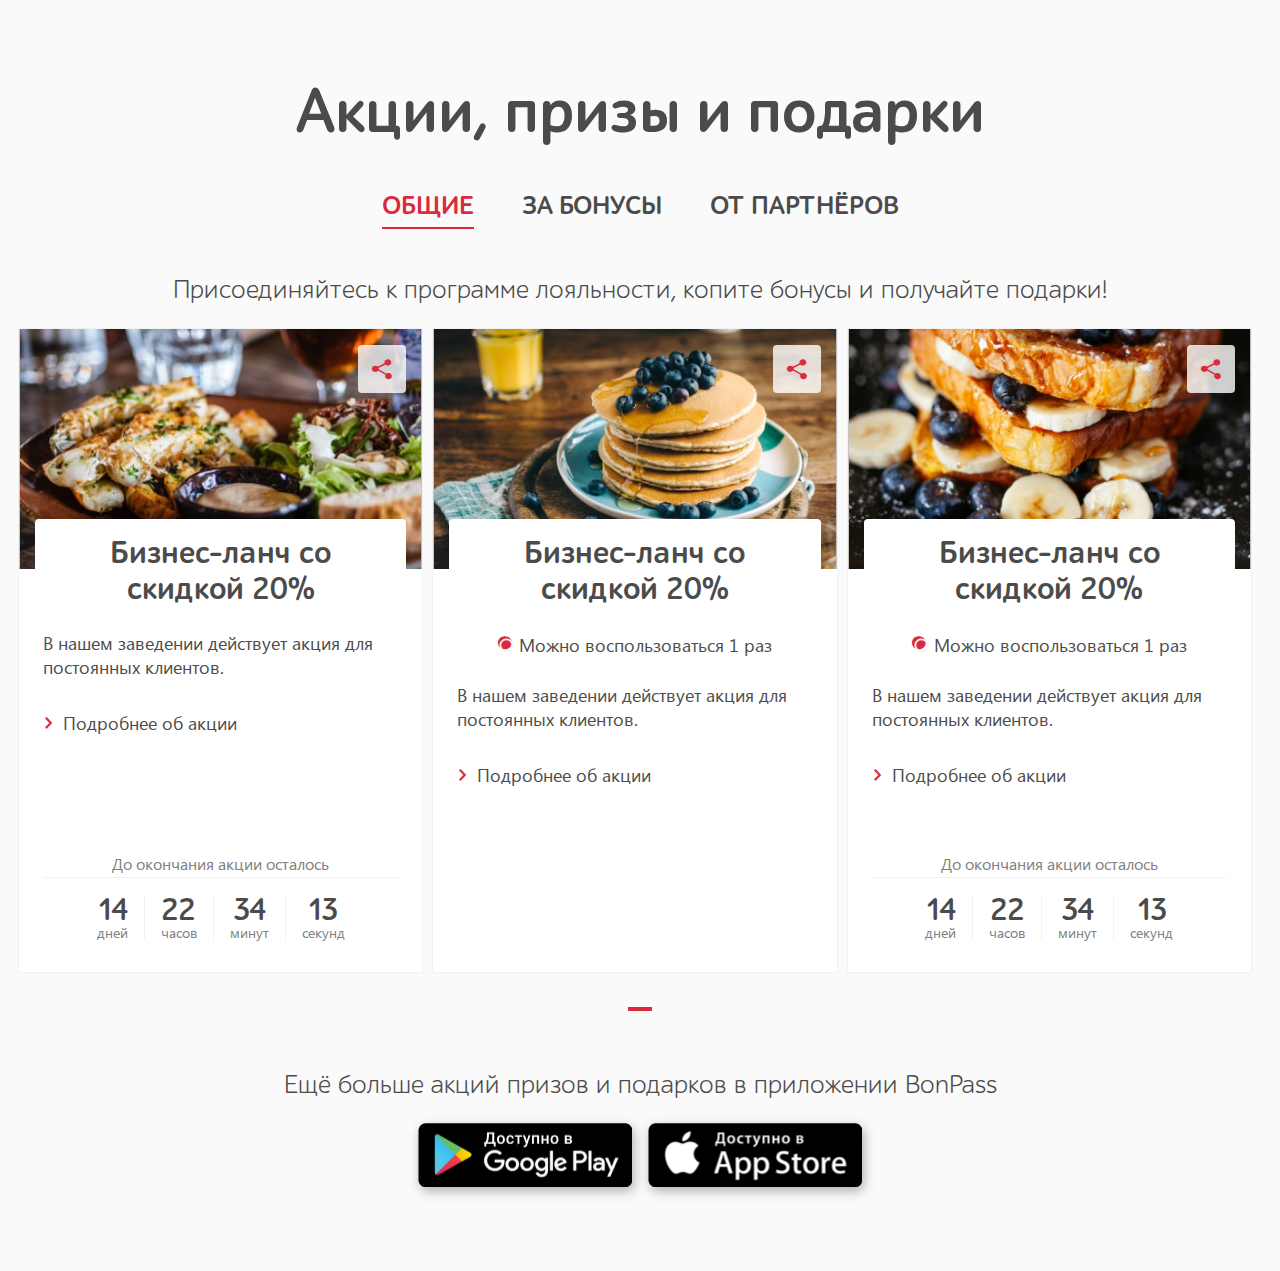
<file: stocks__single-page--slider.html>
<!DOCTYPE html>
<html lang="ru">

<head>
    <meta charset="utf-8">
    <meta http-equiv="X-UA-Compatible" content="IE=edge">
    <meta name="viewport" content="width=device-width, initial-scale=1.0" />
    <title>Акции, призы и подарки</title>
    <link href="css/bonpass-stocks.css" rel="stylesheet">
    <script src="js/jquery-3.3.1.min.js"></script>
    <script src="js/owl.carousel.min.js"></script>
</head>

<body class="bg-white-gray">
    <section class="stocks-container text-black my-60 my-md-80">
        <h1 class="h-xl text-header-bold text-center pb-24 pb-sm-40">Акции, призы и подарки</h1>
        <div class="tabs justify-content-center">
            <input type="radio" id="tab-stocks-general" class="input-radio" name="stocks" checked>
            <label for="tab-stocks-general" class="tab-item text-header-bold text-uppercase mx-16 mx-md-24 my-8 tab-item--border-line">Общие</label>
            <div class="tab-content mt-24 mt-md-40">
                <p class="text-header-regular text-center h-sm w-100 mb-24">Присоединяйтесь к программе лояльности, копите бонусы и получайте подарки!</p>
                <div class="owl-carousel stocks-carousel">
                    <!-- stocks-item ====================================================================== -->
                    <div class="w-100 d-flex flex-column align-items-center justify-content-center">
                        <div class="stocks-item stocks-item--fixed d-flex flex-column flex-grow  position-relative text-black pb-32">
                            <a href="#" class="stocks-item__share d-flex align-items-center justify-content-center"><span class="icon-share"></span></a>
                            <div class="stocks-item__img position-relative">
                                <img src="img/img_1.png" alt="">
                            </div>
                            <div class=" d-flex flex-column flex-grow align-items-center mx-8 mx-xs-16">
                                <h3 class="stocks-item__header position-relative text-center text-header-bold px-16 px-md-24 pt-16 pb-24">Бизнес-ланч со скидкой 20%</h3>
                                <div class="d-flex flex-column flex-grow px-8">
                                    <!-- Краткое описание ====================================================================== -->
                                    <p class="t-md text-regular mb-24">В нашем заведении действует акция для постоянных клиентов.</p>
                                    <!-- ======================================================================================= -->
                                    <div class="flex-grow">
                                        <!-- Подрбное описание описание ====================================================================== -->
                                        <input type="checkbox" id="stocks-info-1" class="input-checkbox">
                                        <label for="stocks-info-1" class="dropdown__label d-flex align-items-center py-8">
                                            <span class="icon-arrow-down"></span>
                                            <p class="text-regular t-sm pl-8">Подробнее об акции</p>
                                        </label>
                                        <div class="dropdown-content text-regular">
                                            В нашем заведении действует акция для постоянных клиентов. Заказывайте у нас бизнес-ланч в течение недели, и вы получите скидку в размере 20% на все последующие заказы.
                                        </div>
                                        <!-- ======================================================================================= -->
                                    </div>
                                    <!-- Таймер ================================================================================ -->
                                    <div class="stocks-timer d-flex flex-column align-items-center justify-content-end mt-60">
                                        <div class="stocks-timer__label text-regular text-label text-center t-xs w-100 mb-16 pb-4">До окончания акции осталось</div>
                                        <div class="d-flex">
                                            <div class="stocks-timer__days text-center px-16">
                                                <p class="t-lg text-header-bold">14</p>
                                                <p class="t-xxs text-regular text-label">дней</p>
                                            </div>
                                            <div class="stocks-timer__hours text-center px-16">
                                                <p class="t-lg text-header-bold">22</p>
                                                <p class="t-xxs text-regular text-label">часов</p>
                                            </div>
                                            <div class="stocks-timer__minutes text-center px-16">
                                                <p class="t-lg text-header-bold">34</p>
                                                <p class="t-xxs text-regular text-label">минут</p>
                                            </div>
                                            <div class="stocks-timer__seconds text-center px-16">
                                                <p class="t-lg text-header-bold">13</p>
                                                <p class="t-xxs text-regular text-label">секунд</p>
                                            </div>
                                        </div>
                                    </div>
                                    <!-- ======================================================================================= -->
                                </div>
                            </div>
                        </div>
                    </div>
                    <!-- stocks-item END====================================================================== -->
                    <!-- stocks-item ====================================================================== -->
                    <div class="w-100 d-flex flex-column align-items-center justify-content-center">
                        <div class="stocks-item stocks-item--fixed d-flex flex-column flex-grow  position-relative text-black pb-32">
                            <a href="#" class="stocks-item__share d-flex align-items-center justify-content-center"><span class="icon-share"></span></a>
                            <div class="stocks-item__img position-relative">
                                <img src="img/img_2.png" alt="">
                            </div>
                            <div class=" d-flex flex-column flex-grow align-items-center mx-8 mx-xs-16">
                                <h3 class="stocks-item__header position-relative text-center text-header-bold px-16 px-md-24 pt-16 pb-24">Бизнес-ланч со скидкой 20%</h3>
                                <!-- Условия Акции ====================================================================== -->
                                <div class="stocks-conditions mb-24">
                                    <div class="stocks-conditions__item d-flex align-items-center">
                                        <span class="icon-mark "><span class="path1"></span><span class="path2"></span></span>
                                        <div class="t-sm text-regular ml-4">Можно воспользоваться 1 раз</div>
                                    </div>
                                </div>
                                <!-- ======================================================================================= -->
                                <div class="d-flex flex-column flex-grow px-8">
                                    <!-- Краткое описание ====================================================================== -->
                                    <p class="t-md text-regular mb-24">В нашем заведении действует акция для постоянных клиентов.</p>
                                    <!-- ======================================================================================= -->
                                    <div class="flex-grow">
                                        <!-- Подрбное описание описание ====================================================================== -->
                                        <input type="checkbox" id="stocks-info-2" class="input-checkbox">
                                        <label for="stocks-info-2" class="dropdown__label d-flex align-items-center py-8">
                                            <span class="icon-arrow-down"></span>
                                            <p class="text-regular t-sm pl-8">Подробнее об акции</p>
                                        </label>
                                        <div class="dropdown-content text-regular">
                                            В нашем заведении действует акция для постоянных клиентов. Заказывайте у нас бизнес-ланч в течение недели, и вы получите скидку в размере 20% на все последующие заказы.
                                        </div>
                                        <!-- ======================================================================================= -->
                                    </div>
                                </div>
                            </div>
                        </div>
                    </div>
                    <!-- stocks-item END====================================================================== -->
                    <!-- stocks-item ====================================================================== -->
                    <div class="w-100 d-flex flex-column align-items-center justify-content-center">
                        <div class="stocks-item stocks-item--fixed d-flex flex-column flex-grow  position-relative text-black pb-32">
                            <a href="#" class="stocks-item__share d-flex align-items-center justify-content-center"><span class="icon-share"></span></a>
                            <div class="stocks-item__img position-relative">
                                <img src="img/img_3.png" alt="">
                            </div>
                            <div class=" d-flex flex-column flex-grow align-items-center mx-8 mx-xs-16">
                                <h3 class="stocks-item__header position-relative text-center text-header-bold px-16 px-md-24 pt-16 pb-24">Бизнес-ланч со скидкой 20%</h3>
                                <!-- Условия Акции ====================================================================== -->
                                <div class="stocks-conditions mb-24">
                                    <div class="stocks-conditions__item d-flex align-items-center">
                                        <span class="icon-mark "><span class="path1"></span><span class="path2"></span></span>
                                        <div class="t-sm text-regular ml-4">Можно воспользоваться 1 раз</div>
                                    </div>
                                </div>
                                <!-- ======================================================================================= -->
                                <div class="d-flex flex-column flex-grow px-8">
                                    <!-- Краткое описание ====================================================================== -->
                                    <p class="t-md text-regular mb-24">В нашем заведении действует акция для постоянных клиентов.</p>
                                    <!-- ======================================================================================= -->
                                    <div class="flex-grow">
                                        <!-- Подрбное описание описание ====================================================================== -->
                                        <input type="checkbox" id="stocks-info-3" class="input-checkbox">
                                        <label for="stocks-info-3" class="dropdown__label d-flex align-items-center py-8">
                                            <span class="icon-arrow-down"></span>
                                            <p class="text-regular t-sm pl-8">Подробнее об акции</p>
                                        </label>
                                        <div class="dropdown-content text-regular">
                                            В нашем заведении действует акция для постоянных клиентов. Заказывайте у нас бизнес-ланч в течение недели, и вы получите скидку в размере 20% на все последующие заказы.
                                        </div>
                                        <!-- ======================================================================================= -->
                                    </div>
                                    <!-- Таймер ================================================================================ -->
                                    <div class="stocks-timer d-flex flex-column align-items-center justify-content-end mt-60">
                                        <div class="stocks-timer__label text-regular text-label text-center t-xs w-100 mb-16 pb-4">До окончания акции осталось</div>
                                        <div class="d-flex">
                                            <div class="stocks-timer__days text-center px-16">
                                                <p class="t-lg text-header-bold">14</p>
                                                <p class="t-xxs text-regular text-label">дней</p>
                                            </div>
                                            <div class="stocks-timer__hours text-center px-16">
                                                <p class="t-lg text-header-bold">22</p>
                                                <p class="t-xxs text-regular text-label">часов</p>
                                            </div>
                                            <div class="stocks-timer__minutes text-center px-16">
                                                <p class="t-lg text-header-bold">34</p>
                                                <p class="t-xxs text-regular text-label">минут</p>
                                            </div>
                                            <div class="stocks-timer__seconds text-center px-16">
                                                <p class="t-lg text-header-bold">13</p>
                                                <p class="t-xxs text-regular text-label">секунд</p>
                                            </div>
                                        </div>
                                    </div>
                                    <!-- ======================================================================================= -->
                                </div>
                            </div>
                        </div>
                    </div>
                    <!-- stocks-item END====================================================================== -->
                </div>
                <!-- tab-content END======================================================================================= -->
            </div>
            <input type="radio" id="tab-stocks-points" class="input-radio" name="stocks">
            <label for="tab-stocks-points" class="tab-item text-header-bold text-uppercase mx-16 mx-md-24 my-8 tab-item--border-line">За бонусы</label>
            <div class="tab-content mt-24 mt-md-40">
                <p class="text-header-regular text-center h-sm w-100 mb-24">Присоединяйтесь к программе лояльности, копите бонусы и получайте подарки!</p>
                <div class="owl-carousel stocks-carousel">
                    <!-- stocks-item ====================================================================== -->
                    <div class="w-100 d-flex flex-column align-items-center justify-content-center">
                        <div class="stocks-item stocks-item--fixed d-flex flex-column flex-grow  position-relative text-black pb-32">
                            <div class="stocks-item__img position-relative">
                                <img src="img/img_1.png" alt="">
                            </div>
                            <div class=" d-flex flex-column flex-grow align-items-center mx-8 mx-xs-16">
                                <h3 class="stocks-item__header position-relative text-center h-md text-header-bold px-8 px-md-24 pt-16 pb-24">Бизнес-ланч со скидкой 20%</h3>
                                <!--Стоимость в Баллах ====================================================================== -->
                                <div class="stocks-item__point text-white text-header-bold d-flex justify-content-center align-items-baseline mb-16">
                                    <span class="icon-point"></span>
                                    <span class="ml-4">500</span>
                                </div>
                                <!-- ======================================================================================= -->
                                <!-- Условия Акции ====================================================================== -->
                                <div class="stocks-conditions mb-24">
                                    <div class="stocks-conditions__item d-flex align-items-center">
                                        <span class="icon-mark "><span class="path1"></span><span class="path2"></span></span>
                                        <div class="t-sm text-regular ml-4">Можно воспользоваться 1 раз</div>
                                    </div>
                                </div>
                                <!-- ======================================================================================= -->
                                <div class="d-flex flex-column flex-grow px-8">
                                    <div class="flex-grow">
                                        <!-- Подрбное описание описание ====================================================================== -->
                                        <input type="checkbox" id="stocks-bonus-info-1" class="input-checkbox">
                                        <label for="stocks-bonus-info-1" class="dropdown__label d-flex align-items-center py-8">
                                            <span class="icon-arrow-down"></span>
                                            <p class="text-regular t-sm pl-8">Подробнее об акции</p>
                                        </label>
                                        <div class="dropdown-content text-regular">
                                            В нашем заведении действует акция для постоянных клиентов. Заказывайте у нас бизнес-ланч в течение недели, и вы получите скидку в размере 20% на все последующие заказы.
                                        </div>
                                        <!-- ======================================================================================= -->
                                    </div>
                                    <!-- Таймер ================================================================================ -->
                                    <div class="stocks-timer d-flex flex-column align-items-center justify-content-end mt-60">
                                        <div class="stocks-timer__label text-regular text-label text-center t-xs w-100 mb-16 pb-4">До окончания акции осталось</div>
                                        <div class="d-flex">
                                            <div class="stocks-timer__days text-center px-16">
                                                <p class="t-lg text-header-bold">14</p>
                                                <p class="t-xxs text-regular text-label">дней</p>
                                            </div>
                                            <div class="stocks-timer__hours text-center px-16">
                                                <p class="t-lg text-header-bold">22</p>
                                                <p class="t-xxs text-regular text-label">часов</p>
                                            </div>
                                            <div class="stocks-timer__minutes text-center px-16">
                                                <p class="t-lg text-header-bold">34</p>
                                                <p class="t-xxs text-regular text-label">минут</p>
                                            </div>
                                            <div class="stocks-timer__seconds text-center px-16">
                                                <p class="t-lg text-header-bold">13</p>
                                                <p class="t-xxs text-regular text-label">секунд</p>
                                            </div>
                                        </div>
                                    </div>
                                    <!-- ======================================================================================= -->
                                </div>
                            </div>
                        </div>
                    </div>
                    <!-- stocks-item END====================================================================== -->
                    <!-- stocks-item ====================================================================== -->
                    <div class="w-100 d-flex flex-column align-items-center justify-content-center">
                        <div class="stocks-item stocks-item--fixed d-flex flex-column flex-grow  position-relative text-black pb-32">
                            <div class="stocks-item__img position-relative">
                                <img src="img/img_2.png" alt="">
                            </div>
                            <div class=" d-flex flex-column flex-grow align-items-center mx-8 mx-xs-16">
                                <h3 class="stocks-item__header position-relative text-center h-md text-header-bold px-8 px-md-24 pt-16 pb-24">Бизнес-ланч со скидкой 20%</h3>
                                <!--Стоимость в Баллах ====================================================================== -->
                                <div class="stocks-item__point text-white text-header-bold d-flex justify-content-center align-items-baseline mb-16">
                                    <span class="icon-point"></span>
                                    <span class="ml-4">1500</span>
                                </div>
                                <!-- ======================================================================================= -->
                                <!-- Условия Акции ====================================================================== -->
                                <div class="stocks-conditions mb-24">
                                    <div class="stocks-conditions__item d-flex align-items-center">
                                        <span class="icon-mark "><span class="path1"></span><span class="path2"></span></span>
                                        <div class="t-sm text-regular ml-4">Можно воспользоваться 1 раз</div>
                                    </div>
                                </div>
                                <!-- ======================================================================================= -->
                                <div class="d-flex flex-column flex-grow px-8">
                                    <div class="flex-grow">
                                        <!-- Подрбное описание описание ====================================================================== -->
                                        <input type="checkbox" id="stocks-bonus-info-2" class="input-checkbox">
                                        <label for="stocks-bonus-info-2" class="dropdown__label d-flex align-items-center py-8">
                                            <span class="icon-arrow-down"></span>
                                            <p class="text-regular t-sm pl-8">Подробнее об акции</p>
                                        </label>
                                        <div class="dropdown-content text-regular">
                                            В нашем заведении действует акция для постоянных клиентов. Заказывайте у нас бизнес-ланч в течение недели, и вы получите скидку в размере 20% на все последующие заказы.
                                        </div>
                                        <!-- ======================================================================================= -->
                                    </div>
                                    <!-- Таймер ================================================================================ -->
                                    <div class="stocks-timer d-flex flex-column align-items-center justify-content-end mt-60">
                                        <div class="stocks-timer__label text-regular text-label text-center t-xs w-100 mb-16 pb-4">До окончания акции осталось</div>
                                        <div class="d-flex">
                                            <div class="stocks-timer__days text-center px-16">
                                                <p class="t-lg text-header-bold">14</p>
                                                <p class="t-xxs text-regular text-label">дней</p>
                                            </div>
                                            <div class="stocks-timer__hours text-center px-16">
                                                <p class="t-lg text-header-bold">22</p>
                                                <p class="t-xxs text-regular text-label">часов</p>
                                            </div>
                                            <div class="stocks-timer__minutes text-center px-16">
                                                <p class="t-lg text-header-bold">34</p>
                                                <p class="t-xxs text-regular text-label">минут</p>
                                            </div>
                                            <div class="stocks-timer__seconds text-center px-16">
                                                <p class="t-lg text-header-bold">13</p>
                                                <p class="t-xxs text-regular text-label">секунд</p>
                                            </div>
                                        </div>
                                    </div>
                                    <!-- ======================================================================================= -->
                                </div>
                            </div>
                        </div>
                    </div>
                    <!-- stocks-item END====================================================================== -->
                    <!-- stocks-item ====================================================================== -->
                    <div class="w-100 d-flex flex-column align-items-center justify-content-center">
                        <div class="stocks-item stocks-item--fixed d-flex flex-column flex-grow  position-relative text-black pb-32">
                            <div class="stocks-item__img position-relative">
                                <img src="img/img_3.png" alt="">
                            </div>
                            <div class=" d-flex flex-column flex-grow align-items-center mx-8 mx-xs-16">
                                <h3 class="stocks-item__header position-relative text-center h-md text-header-bold px-8 px-md-24 pt-16 pb-24">Необычные десерты каждую неделю</h3>
                                <!--Стоимость в Баллах ====================================================================== -->
                                <div class="stocks-item__point text-white text-header-bold d-flex justify-content-center align-items-baseline mb-16">
                                    <span class="icon-point"></span>
                                    <span class="ml-4">482</span>
                                </div>
                                <!-- ======================================================================================= -->
                                <!-- Условия Акции ====================================================================== -->
                                <div class="stocks-conditions mb-24">
                                    <div class="stocks-conditions__item d-flex align-items-center">
                                        <span class="icon-mark "><span class="path1"></span><span class="path2"></span></span>
                                        <div class="t-sm text-regular ml-4">Можно воспользоваться 1 раз</div>
                                    </div>
                                </div>
                                <!-- ======================================================================================= -->
                                <div class="d-flex flex-column flex-grow px-8">
                                    <div class="flex-grow">
                                        <!-- Подрбное описание описание ====================================================================== -->
                                        <input type="checkbox" id="stocks-bonus-info-3" class="input-checkbox">
                                        <label for="stocks-bonus-info-3" class="dropdown__label d-flex align-items-center py-8">
                                            <span class="icon-arrow-down"></span>
                                            <p class="text-regular t-sm pl-8">Подробнее об акции</p>
                                        </label>
                                        <div class="dropdown-content text-regular">
                                            В нашем заведении действует акция для постоянных клиентов. Заказывайте у нас бизнес-ланч в течение недели, и вы получите скидку в размере 20% на все последующие заказы.
                                        </div>
                                        <!-- ======================================================================================= -->
                                    </div>
                                    <!-- Таймер ================================================================================ -->
                                    <div class="stocks-timer d-flex flex-column align-items-center justify-content-end mt-60">
                                        <div class="stocks-timer__label text-regular text-label text-center t-xs w-100 mb-16 pb-4">До окончания акции осталось</div>
                                        <div class="d-flex">
                                            <div class="stocks-timer__days text-center px-16">
                                                <p class="t-lg text-header-bold">14</p>
                                                <p class="t-xxs text-regular text-label">дней</p>
                                            </div>
                                            <div class="stocks-timer__hours text-center px-16">
                                                <p class="t-lg text-header-bold">22</p>
                                                <p class="t-xxs text-regular text-label">часов</p>
                                            </div>
                                            <div class="stocks-timer__minutes text-center px-16">
                                                <p class="t-lg text-header-bold">34</p>
                                                <p class="t-xxs text-regular text-label">минут</p>
                                            </div>
                                            <div class="stocks-timer__seconds text-center px-16">
                                                <p class="t-lg text-header-bold">13</p>
                                                <p class="t-xxs text-regular text-label">секунд</p>
                                            </div>
                                        </div>
                                    </div>
                                    <!-- ======================================================================================= -->
                                </div>
                            </div>
                        </div>
                    </div>
                    <!-- stocks-item END====================================================================== -->
                </div>
            </div>
            <!-- tab-content END====================================================================== -->
            <input type="radio" id="tab-stocks-partners" class="input-radio" name="stocks">
            <label for="tab-stocks-partners" class="tab-item text-header-bold text-uppercase mx-16 mx-md-24 my-8 tab-item--border-line">От партнёров</label>
            <div class="tab-content mt-24 mt-md-40">
                <p class="text-header-regular text-center h-sm w-100 mb-24">Присоединяйтесь к программе лояльности, копите бонусы и получайте подарки!</p>
                <div class="owl-carousel stocks-carousel">
                    <!-- stocks-item ====================================================================== -->
                    <div class="w-100 d-flex flex-column align-items-center justify-content-center">
                        <div class="stocks-item stocks-item--fixed d-flex flex-column flex-grow  position-relative text-black pb-32">
                            <div class="stocks-item__img position-relative">
                                <img src="img/img_1.png" alt="">
                            </div>
                            <div class=" d-flex flex-column flex-grow align-items-center mx-8 mx-xs-16">
                                <h3 class="stocks-item__header position-relative text-center h-md text-header-bold px-8 px-md-24 pt-16 pb-24">Бизнес-ланч со скидкой 20%</h3>
                                <!--Стоимость в Баллах ====================================================================== -->
                                <div class="stocks-item__point text-white text-header-bold d-flex justify-content-center align-items-baseline mb-16">
                                    <span class="icon-point"></span>
                                    <span class="ml-4">500</span>
                                </div>
                                <!-- ======================================================================================= -->
                                <!-- Условия Акции ====================================================================== -->
                                <div class="stocks-conditions mb-24">
                                    <div class="stocks-conditions__item d-flex align-items-center">
                                        <span class="icon-mark "><span class="path1"></span><span class="path2"></span></span>
                                        <div class="t-sm text-regular ml-4">Можно воспользоваться 1 раз</div>
                                    </div>
                                    <div class="stocks-conditions__item d-flex align-items-center">
                                        <span class="icon-mark "><span class="path1"></span><span class="path2"></span></span>
                                        <div class="t-sm text-regular ml-4">Осталось 35 шт</div>
                                    </div>
                                </div>
                                <!-- ======================================================================================= -->
                                <div class="d-flex flex-column flex-grow px-8">
                                    <div class="flex-grow">
                                        <!-- Подрбное описание описание ====================================================================== -->
                                        <input type="checkbox" id="stocks-partner-info-1" class="input-checkbox">
                                        <label for="stocks-partner-info-1" class="dropdown__label d-flex align-items-center py-8">
                                            <span class="icon-arrow-down"></span>
                                            <p class="text-regular t-sm pl-8">Подробнее об акции</p>
                                        </label>
                                        <div class="dropdown-content text-regular">
                                            В нашем заведении действует акция для постоянных клиентов. Заказывайте у нас бизнес-ланч в течение недели, и вы получите скидку в размере 20% на все последующие заказы.
                                        </div>
                                        <!-- ======================================================================================= -->
                                        <!-- Информация о партнере ====================================================================== -->
                                        <input type="checkbox" id="partner-info-1" class="input-checkbox">
                                        <label for="partner-info-1" class="dropdown__label d-flex align-items-center py-8">
                                            <span class="icon-arrow-down"></span>
                                            <p class="text-regular t-sm pl-8">Информация о партнере</p>
                                        </label>
                                        <div class="dropdown-content text-regular">
                                            <div class="stocks-partner d-flex align-items-center">
                                                <img class="stocks-partner__logo" src="img/logo.png" alt="logo">
                                                <p class="text-header-bold t-xs ml-16">Массажный салон для все «Здоровая спина»</p>
                                            </div>
                                            <p class="mt-16">В нашем заведении действует акция для постоянных клиентов. Заказывайте у нас бизнес-ланч в течение недели, и вы получите скидку в размере 20% на все последующие заказы.</p>
                                        </div>
                                        <!-- ======================================================================================= -->
                                    </div>
                                    <!-- Таймер ================================================================================ -->
                                    <div class="stocks-timer d-flex flex-column align-items-center justify-content-end mt-60">
                                        <div class="stocks-timer__label text-regular text-label text-center t-xs w-100 mb-16 pb-4">До окончания акции осталось</div>
                                        <div class="d-flex">
                                            <div class="stocks-timer__days text-center px-16">
                                                <p class="t-lg text-header-bold">14</p>
                                                <p class="t-xxs text-regular text-label">дней</p>
                                            </div>
                                            <div class="stocks-timer__hours text-center px-16">
                                                <p class="t-lg text-header-bold">22</p>
                                                <p class="t-xxs text-regular text-label">часов</p>
                                            </div>
                                            <div class="stocks-timer__minutes text-center px-16">
                                                <p class="t-lg text-header-bold">34</p>
                                                <p class="t-xxs text-regular text-label">минут</p>
                                            </div>
                                            <div class="stocks-timer__seconds text-center px-16">
                                                <p class="t-lg text-header-bold">13</p>
                                                <p class="t-xxs text-regular text-label">секунд</p>
                                            </div>
                                        </div>
                                    </div>
                                    <!-- ======================================================================================= -->
                                </div>
                            </div>
                        </div>
                    </div>
                    <!-- stocks-item END====================================================================== -->
                    <!-- stocks-item ====================================================================== -->
                    <div class="w-100 d-flex flex-column align-items-center justify-content-center">
                        <div class="stocks-item stocks-item--fixed d-flex flex-column flex-grow  position-relative text-black pb-32">
                            <div class="stocks-item__img position-relative">
                                <img src="img/img_1.png" alt="">
                            </div>
                            <div class=" d-flex flex-column flex-grow align-items-center mx-8 mx-xs-16">
                                <h3 class="stocks-item__header position-relative text-center h-md text-header-bold px-8 px-md-24 pt-16 pb-24">Бизнес-ланч со скидкой 20%</h3>
                                <!--Стоимость в Баллах ====================================================================== -->
                                <div class="stocks-item__point text-white text-header-bold d-flex justify-content-center align-items-baseline mb-16">
                                    <span class="icon-point"></span>
                                    <span class="ml-4">500</span>
                                </div>
                                <!-- ======================================================================================= -->
                                <!-- Условия Акции ====================================================================== -->
                                <div class="stocks-conditions mb-24">
                                    <div class="stocks-conditions__item d-flex align-items-center">
                                        <span class="icon-mark "><span class="path1"></span><span class="path2"></span></span>
                                        <div class="t-sm text-regular ml-4">Можно воспользоваться 1 раз</div>
                                    </div>
                                    <div class="stocks-conditions__item d-flex align-items-center">
                                        <span class="icon-mark "><span class="path1"></span><span class="path2"></span></span>
                                        <div class="t-sm text-regular ml-4">Осталось 35 шт</div>
                                    </div>
                                </div>
                                <!-- ======================================================================================= -->
                                <div class="d-flex flex-column flex-grow px-8">
                                    <div class="flex-grow">
                                        <!-- Подрбное описание описание ====================================================================== -->
                                        <input type="checkbox" id="stocks-partner-info-2" class="input-checkbox">
                                        <label for="stocks-partner-info-2" class="dropdown__label d-flex align-items-center py-8">
                                            <span class="icon-arrow-down"></span>
                                            <p class="text-regular t-sm pl-8">Подробнее об акции</p>
                                        </label>
                                        <div class="dropdown-content text-regular">
                                            В нашем заведении действует акция для постоянных клиентов. Заказывайте у нас бизнес-ланч в течение недели, и вы получите скидку в размере 20% на все последующие заказы.
                                        </div>
                                        <!-- ======================================================================================= -->
                                        <!-- Информация о партнере ====================================================================== -->
                                        <input type="checkbox" id="partner-info-2" class="input-checkbox">
                                        <label for="partner-info-2" class="dropdown__label d-flex align-items-center py-8">
                                            <span class="icon-arrow-down"></span>
                                            <p class="text-regular t-sm pl-8">Информация о партнере</p>
                                        </label>
                                        <div class="dropdown-content text-regular">
                                            <div class="stocks-partner d-flex align-items-center">
                                                <img class="stocks-partner__logo" src="img/logo.png" alt="logo">
                                                <p class="text-header-bold t-xs ml-16">Массажный салон для все «Здоровая спина»</p>
                                            </div>
                                            <p class="mt-16">В нашем заведении действует акция для постоянных клиентов. Заказывайте у нас бизнес-ланч в течение недели, и вы получите скидку в размере 20% на все последующие заказы.</p>
                                        </div>
                                        <!-- ======================================================================================= -->
                                    </div>
                                </div>
                            </div>
                        </div>
                    </div>
                    <!-- stocks-item END====================================================================== -->
                    <!-- stocks-item ====================================================================== -->
                    <div class="w-100 d-flex flex-column align-items-center justify-content-center">
                        <div class="stocks-item stocks-item--fixed d-flex flex-column flex-grow  position-relative text-black pb-32">
                            <div class="stocks-item__img position-relative">
                                <img src="img/img_1.png" alt="">
                            </div>
                            <div class=" d-flex flex-column flex-grow align-items-center mx-8 mx-xs-16">
                                <h3 class="stocks-item__header position-relative text-center h-md text-header-bold px-8 px-md-24 pt-16 pb-24">Бизнес-ланч со скидкой 20%</h3>
                                <!--Стоимость в Баллах ====================================================================== -->
                                <div class="stocks-item__point text-white text-header-bold d-flex justify-content-center align-items-baseline mb-16">
                                    <span class="icon-point"></span>
                                    <span class="ml-4">500</span>
                                </div>
                                <!-- ======================================================================================= -->
                                <!-- Условия Акции ====================================================================== -->
                                <div class="stocks-conditions mb-24">
                                    <div class="stocks-conditions__item d-flex align-items-center">
                                        <span class="icon-mark "><span class="path1"></span><span class="path2"></span></span>
                                        <div class="t-sm text-regular ml-4">Осталось 35 шт</div>
                                    </div>
                                </div>
                                <!-- ======================================================================================= -->
                                <div class="d-flex flex-column flex-grow px-8">
                                    <div class="flex-grow">
                                        <!-- Подрбное описание описание ====================================================================== -->
                                        <input type="checkbox" id="stocks-partner-info-3" class="input-checkbox">
                                        <label for="stocks-partner-info-3" class="dropdown__label d-flex align-items-center py-8">
                                            <span class="icon-arrow-down"></span>
                                            <p class="text-regular t-sm pl-8">Подробнее об акции</p>
                                        </label>
                                        <div class="dropdown-content text-regular">
                                            В нашем заведении действует акция для постоянных клиентов. Заказывайте у нас бизнес-ланч в течение недели, и вы получите скидку в размере 20% на все последующие заказы.
                                        </div>
                                        <!-- ======================================================================================= -->
                                        <!-- Информация о партнере ====================================================================== -->
                                        <input type="checkbox" id="partner-info-3" class="input-checkbox">
                                        <label for="partner-info-3" class="dropdown__label d-flex align-items-center py-8">
                                            <span class="icon-arrow-down"></span>
                                            <p class="text-regular t-sm pl-8">Информация о партнере</p>
                                        </label>
                                        <div class="dropdown-content text-regular">
                                            <div class="stocks-partner d-flex align-items-center">
                                                <img class="stocks-partner__logo" src="img/logo.png" alt="logo">
                                                <p class="text-header-bold t-xs ml-16">Массажный салон для все «Здоровая спина»</p>
                                            </div>
                                            <p class="mt-16">В нашем заведении действует акция для постоянных клиентов. Заказывайте у нас бизнес-ланч в течение недели, и вы получите скидку в размере 20% на все последующие заказы.</p>
                                        </div>
                                        <!-- ======================================================================================= -->
                                    </div>
                                    <!-- Таймер ================================================================================ -->
                                    <div class="stocks-timer d-flex flex-column align-items-center justify-content-end mt-60">
                                        <div class="stocks-timer__label text-regular text-label text-center t-xs w-100 mb-16 pb-4">До окончания акции осталось</div>
                                        <div class="d-flex">
                                            <div class="stocks-timer__days text-center px-16">
                                                <p class="t-lg text-header-bold">14</p>
                                                <p class="t-xxs text-regular text-label">дней</p>
                                            </div>
                                            <div class="stocks-timer__hours text-center px-16">
                                                <p class="t-lg text-header-bold">22</p>
                                                <p class="t-xxs text-regular text-label">часов</p>
                                            </div>
                                            <div class="stocks-timer__minutes text-center px-16">
                                                <p class="t-lg text-header-bold">34</p>
                                                <p class="t-xxs text-regular text-label">минут</p>
                                            </div>
                                            <div class="stocks-timer__seconds text-center px-16">
                                                <p class="t-lg text-header-bold">13</p>
                                                <p class="t-xxs text-regular text-label">секунд</p>
                                            </div>
                                        </div>
                                    </div>
                                    <!-- ======================================================================================= -->
                                </div>
                            </div>
                        </div>
                    </div>
                    <!-- stocks-item END====================================================================== -->
                </div>
            </div>
        </div>
        <!--======================================================================================= -->
        <p class="text-header-regular h-sm text-black text-center mb-24 mt-60">Ещё больше акций призов и подарков в приложении BonPass</p>
        <div class="d-flex flex-column flex-xs-row align-items-center justify-content-center">
            <a class="store-link" href="https://play.google.com/store/apps/details?id=com.bonpass.customer&hl=ru"><img class="w-100" src="img/googlePlay.png" alt="BonPass в Google Play"></a>
            <a class="store-link ml-0 ml-xs-16 mt-16 mt-xs-0" href="https://apps.apple.com/ru/app/bonpass/id1358602502"><img class="w-100" src="img/appStore.png" alt="BonPass в App Store"></a>
        </div>
    </section>
    <script>
    $('.stocks-carousel').owlCarousel({
        loop: false,
        nav: false,
        dots: true,
        autoplay: false,
        items: 3,
        responsiveClass: true,
        responsive: {

            320: {
                items: 1,
                nav: false,
                center: true,
                mergeFit: true,
                autoplay: false
            },

            480: {
                items: 1,
                nav: false,
                mergeFit: false,
                autoplay: false
            },

            768: {
                items: 2,
                nav: false,
                mergeFit: false,
                autoplay: false
            },

            1024: {
                items: 3,
                autoplay: false
            },

            1680: {
                items: 3,
                mergeFit: true
            }
        }
    });
    </script>
</body>

</html>
</file>
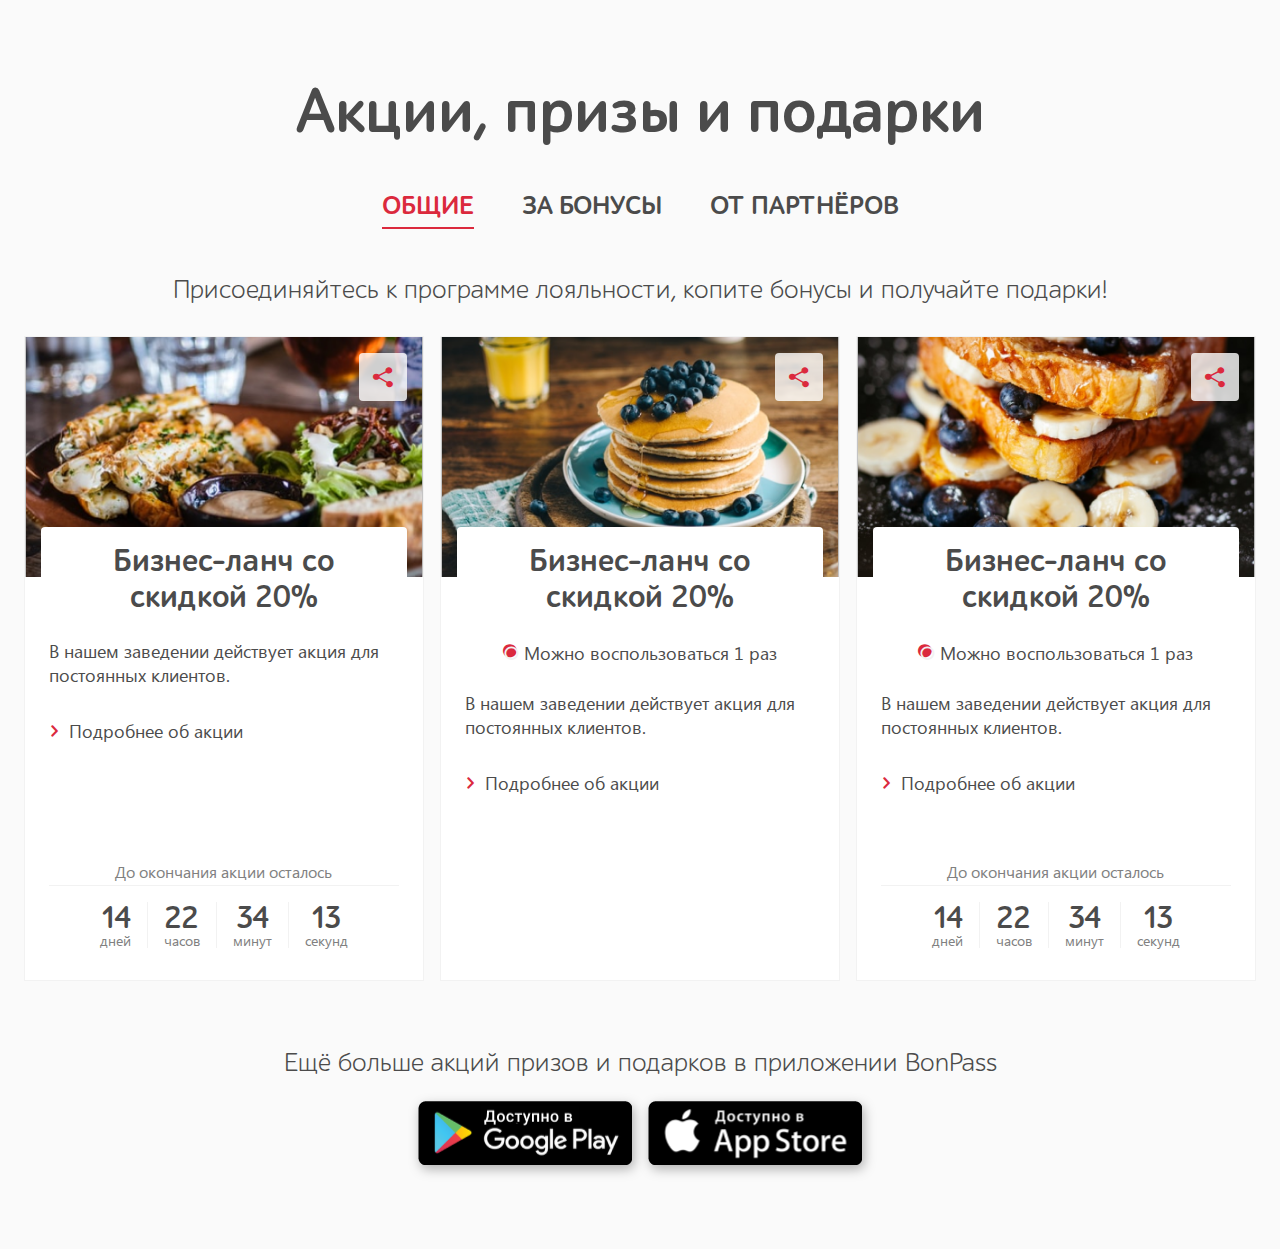
<file: stocks__single-page.html>
<!DOCTYPE html>
<html lang="ru">

<head>
    <meta charset="utf-8">
    <meta http-equiv="X-UA-Compatible" content="IE=edge">
    <meta name="viewport" content="width=device-width, initial-scale=1.0" />
    <title>Акции, призы и подарки</title>
    <link href="css/bonpass-stocks.css" rel="stylesheet">
</head>

<body class="bg-white-gray">
    <section class="stocks-container text-black my-60 my-md-80">
        <h1 class="h-xl text-header-bold text-center pb-24 pb-sm-40">Акции, призы и подарки</h1>
        <div class="tabs justify-content-center">
            <input type="radio" id="tab-stocks-general" class="input-radio" name="stocks" checked>
            <label for="tab-stocks-general" class="tab-item text-header-bold text-uppercase mx-16 mx-md-24 my-8 tab-item--border-line">Общие</label>
            <div class="tab-content mt-24 mt-md-40">
                <p class="text-header-regular text-center h-sm w-100 mb-24">Присоединяйтесь к программе лояльности, копите бонусы и получайте подарки!</p>
                <div class="w-100 d-flex flex-wrap">
                    <!-- stocks-item ====================================================================== -->
                    <div class="w-100 w-sm-50 w-md-33 d-flex flex-column align-items-center justify-content-center px-0 px-xs-8 py-8">
                        <div class="stocks-item stocks-item--fixed d-flex flex-column flex-grow  position-relative text-black pb-32">
                            <a href="#" class="stocks-item__share d-flex align-items-center justify-content-center"><span class="icon-share"></span></a>
                            <div class="stocks-item__img position-relative">
                                <img src="img/img_1.png" alt="">
                            </div>
                            <div class=" d-flex flex-column flex-grow align-items-center mx-8 mx-xs-16">
                                <h3 class="stocks-item__header position-relative text-center text-header-bold px-16 px-md-24 pt-16 pb-24">Бизнес-ланч со скидкой 20%</h3>
                                <div class="d-flex flex-column flex-grow px-8">
                                    <!-- Краткое описание ====================================================================== -->
                                    <p class="t-md text-regular mb-24">В нашем заведении действует акция для постоянных клиентов.</p>
                                    <!-- ======================================================================================= -->
                                    <div class="flex-grow">
                                        <!-- Подрбное описание описание ====================================================================== -->
                                        <input type="checkbox" id="stocks-info-1" class="input-checkbox">
                                        <label for="stocks-info-1" class="dropdown__label d-flex align-items-center py-8">
                                            <span class="icon-arrow-down"></span>
                                            <p class="text-regular t-sm pl-8">Подробнее об акции</p>
                                        </label>
                                        <div class="dropdown-content text-regular">
                                            В нашем заведении действует акция для постоянных клиентов. Заказывайте у нас бизнес-ланч в течение недели, и вы получите скидку в размере 20% на все последующие заказы.
                                        </div>
                                        <!-- ======================================================================================= -->
                                    </div>
                                    <!-- Таймер ================================================================================ -->
                                    <div class="stocks-timer d-flex flex-column align-items-center justify-content-end mt-60">
                                        <div class="stocks-timer__label text-regular text-label text-center t-xs w-100 mb-16 pb-4">До окончания акции осталось</div>
                                        <div class="d-flex">
                                            <div class="stocks-timer__days text-center px-16">
                                                <p class="t-lg text-header-bold">14</p>
                                                <p class="t-xxs text-regular text-label">дней</p>
                                            </div>
                                            <div class="stocks-timer__hours text-center px-16">
                                                <p class="t-lg text-header-bold">22</p>
                                                <p class="t-xxs text-regular text-label">часов</p>
                                            </div>
                                            <div class="stocks-timer__minutes text-center px-16">
                                                <p class="t-lg text-header-bold">34</p>
                                                <p class="t-xxs text-regular text-label">минут</p>
                                            </div>
                                            <div class="stocks-timer__seconds text-center px-16">
                                                <p class="t-lg text-header-bold">13</p>
                                                <p class="t-xxs text-regular text-label">секунд</p>
                                            </div>
                                        </div>
                                    </div>
                                    <!-- ======================================================================================= -->
                                </div>
                            </div>
                        </div>
                    </div>
                    <!-- stocks-item END====================================================================== -->
                    <!-- stocks-item ====================================================================== -->
                    <div class="w-100 w-sm-50 w-md-33 d-flex flex-column align-items-center justify-content-center px-0 px-xs-8 py-8">
                        <div class="stocks-item stocks-item--fixed d-flex flex-column flex-grow  position-relative text-black pb-32">
                            <a href="#" class="stocks-item__share d-flex align-items-center justify-content-center"><span class="icon-share"></span></a>
                            <div class="stocks-item__img position-relative">
                                <img src="img/img_2.png" alt="">
                            </div>
                            <div class=" d-flex flex-column flex-grow align-items-center mx-8 mx-xs-16">
                                <h3 class="stocks-item__header position-relative text-center text-header-bold px-16 px-md-24 pt-16 pb-24">Бизнес-ланч со скидкой 20%</h3>
                                <!-- Условия Акции ====================================================================== -->
                                <div class="stocks-conditions mb-24">
                                    <div class="stocks-conditions__item d-flex align-items-center">
                                        <span class="icon-mark "><span class="path1"></span><span class="path2"></span></span>
                                        <div class="t-sm text-regular ml-4">Можно воспользоваться 1 раз</div>
                                    </div>
                                </div>
                                <!-- ======================================================================================= -->
                                <div class="d-flex flex-column flex-grow px-8">
                                    <!-- Краткое описание ====================================================================== -->
                                    <p class="t-md text-regular mb-24">В нашем заведении действует акция для постоянных клиентов.</p>
                                    <!-- ======================================================================================= -->
                                    <div class="flex-grow">
                                        <!-- Подрбное описание описание ====================================================================== -->
                                        <input type="checkbox" id="stocks-info-2" class="input-checkbox">
                                        <label for="stocks-info-2" class="dropdown__label d-flex align-items-center py-8">
                                            <span class="icon-arrow-down"></span>
                                            <p class="text-regular t-sm pl-8">Подробнее об акции</p>
                                        </label>
                                        <div class="dropdown-content text-regular">
                                            В нашем заведении действует акция для постоянных клиентов. Заказывайте у нас бизнес-ланч в течение недели, и вы получите скидку в размере 20% на все последующие заказы.
                                        </div>
                                        <!-- ======================================================================================= -->
                                    </div>
                                </div>
                            </div>
                        </div>
                    </div>
                    <!-- stocks-item END====================================================================== -->
                    <!-- stocks-item ====================================================================== -->
                    <div class="w-100 w-sm-50 w-md-33 d-flex flex-column align-items-center justify-content-center px-0 px-xs-8 py-8">
                        <div class="stocks-item stocks-item--fixed d-flex flex-column flex-grow  position-relative text-black pb-32">
                            <a href="#" class="stocks-item__share d-flex align-items-center justify-content-center"><span class="icon-share"></span></a>
                            <div class="stocks-item__img position-relative">
                                <img src="img/img_3.png" alt="">
                            </div>
                            <div class=" d-flex flex-column flex-grow align-items-center mx-8 mx-xs-16">
                                <h3 class="stocks-item__header position-relative text-center text-header-bold px-16 px-md-24 pt-16 pb-24">Бизнес-ланч со скидкой 20%</h3>
                                <!-- Условия Акции ====================================================================== -->
                                <div class="stocks-conditions mb-24">
                                    <div class="stocks-conditions__item d-flex align-items-center">
                                        <span class="icon-mark "><span class="path1"></span><span class="path2"></span></span>
                                        <div class="t-sm text-regular ml-4">Можно воспользоваться 1 раз</div>
                                    </div>
                                </div>
                                <!-- ======================================================================================= -->
                                <div class="d-flex flex-column flex-grow px-8">
                                    <!-- Краткое описание ====================================================================== -->
                                    <p class="t-md text-regular mb-24">В нашем заведении действует акция для постоянных клиентов.</p>
                                    <!-- ======================================================================================= -->
                                    <div class="flex-grow">
                                        <!-- Подрбное описание описание ====================================================================== -->
                                        <input type="checkbox" id="stocks-info-3" class="input-checkbox">
                                        <label for="stocks-info-3" class="dropdown__label d-flex align-items-center py-8">
                                            <span class="icon-arrow-down"></span>
                                            <p class="text-regular t-sm pl-8">Подробнее об акции</p>
                                        </label>
                                        <div class="dropdown-content text-regular">
                                            В нашем заведении действует акция для постоянных клиентов. Заказывайте у нас бизнес-ланч в течение недели, и вы получите скидку в размере 20% на все последующие заказы.
                                        </div>
                                        <!-- ======================================================================================= -->
                                    </div>
                                    <!-- Таймер ================================================================================ -->
                                    <div class="stocks-timer d-flex flex-column align-items-center justify-content-end mt-60">
                                        <div class="stocks-timer__label text-regular text-label text-center t-xs w-100 mb-16 pb-4">До окончания акции осталось</div>
                                        <div class="d-flex">
                                            <div class="stocks-timer__days text-center px-16">
                                                <p class="t-lg text-header-bold">14</p>
                                                <p class="t-xxs text-regular text-label">дней</p>
                                            </div>
                                            <div class="stocks-timer__hours text-center px-16">
                                                <p class="t-lg text-header-bold">22</p>
                                                <p class="t-xxs text-regular text-label">часов</p>
                                            </div>
                                            <div class="stocks-timer__minutes text-center px-16">
                                                <p class="t-lg text-header-bold">34</p>
                                                <p class="t-xxs text-regular text-label">минут</p>
                                            </div>
                                            <div class="stocks-timer__seconds text-center px-16">
                                                <p class="t-lg text-header-bold">13</p>
                                                <p class="t-xxs text-regular text-label">секунд</p>
                                            </div>
                                        </div>
                                    </div>
                                    <!-- ======================================================================================= -->
                                </div>
                            </div>
                        </div>
                    </div>
                    <!-- stocks-item END====================================================================== -->
                </div>
                <!-- tab-content END======================================================================================= -->
            </div>
            <input type="radio" id="tab-stocks-points" class="input-radio" name="stocks">
            <label for="tab-stocks-points" class="tab-item text-header-bold text-uppercase mx-16 mx-md-24 my-8 tab-item--border-line">За бонусы</label>
            <div class="tab-content mt-24 mt-md-40">
                <p class="text-header-regular text-center h-sm w-100 mb-24">Присоединяйтесь к программе лояльности, копите бонусы и получайте подарки!</p>
                <div class="w-100 d-flex flex-wrap">
                    <!-- stocks-item ====================================================================== -->
                    <div class="w-100 w-sm-50 w-md-33 d-flex flex-column align-items-center justify-content-center px-0 px-xs-8 py-8">
                        <div class="stocks-item stocks-item--fixed d-flex flex-column flex-grow  position-relative text-black pb-32">
                            <div class="stocks-item__img position-relative">
                                <img src="img/img_1.png" alt="">
                            </div>
                            <div class=" d-flex flex-column flex-grow align-items-center mx-8 mx-xs-16">
                                <h3 class="stocks-item__header position-relative text-center h-md text-header-bold px-8 px-md-24 pt-16 pb-24">Бизнес-ланч со скидкой 20%</h3>
                                <!--Стоимость в Баллах ====================================================================== -->
                                <div class="stocks-item__point text-white text-header-bold d-flex justify-content-center align-items-baseline mb-16">
                                    <span class="icon-point"></span>
                                    <span class="ml-4">500</span>
                                </div>
                                <!-- ======================================================================================= -->
                                <!-- Условия Акции ====================================================================== -->
                                <div class="stocks-conditions mb-24">
                                    <div class="stocks-conditions__item d-flex align-items-center">
                                        <span class="icon-mark "><span class="path1"></span><span class="path2"></span></span>
                                        <div class="t-sm text-regular ml-4">Можно воспользоваться 1 раз</div>
                                    </div>
                                </div>
                                <!-- ======================================================================================= -->
                                <div class="d-flex flex-column flex-grow px-8">
                                    <div class="flex-grow">
                                        <!-- Подрбное описание описание ====================================================================== -->
                                        <input type="checkbox" id="stocks-bonus-info-1" class="input-checkbox">
                                        <label for="stocks-bonus-info-1" class="dropdown__label d-flex align-items-center py-8">
                                            <span class="icon-arrow-down"></span>
                                            <p class="text-regular t-sm pl-8">Подробнее об акции</p>
                                        </label>
                                        <div class="dropdown-content text-regular">
                                            В нашем заведении действует акция для постоянных клиентов. Заказывайте у нас бизнес-ланч в течение недели, и вы получите скидку в размере 20% на все последующие заказы.
                                        </div>
                                        <!-- ======================================================================================= -->
                                    </div>
                                    <!-- Таймер ================================================================================ -->
                                    <div class="stocks-timer d-flex flex-column align-items-center justify-content-end mt-60">
                                        <div class="stocks-timer__label text-regular text-label text-center t-xs w-100 mb-16 pb-4">До окончания акции осталось</div>
                                        <div class="d-flex">
                                            <div class="stocks-timer__days text-center px-16">
                                                <p class="t-lg text-header-bold">14</p>
                                                <p class="t-xxs text-regular text-label">дней</p>
                                            </div>
                                            <div class="stocks-timer__hours text-center px-16">
                                                <p class="t-lg text-header-bold">22</p>
                                                <p class="t-xxs text-regular text-label">часов</p>
                                            </div>
                                            <div class="stocks-timer__minutes text-center px-16">
                                                <p class="t-lg text-header-bold">34</p>
                                                <p class="t-xxs text-regular text-label">минут</p>
                                            </div>
                                            <div class="stocks-timer__seconds text-center px-16">
                                                <p class="t-lg text-header-bold">13</p>
                                                <p class="t-xxs text-regular text-label">секунд</p>
                                            </div>
                                        </div>
                                    </div>
                                    <!-- ======================================================================================= -->
                                </div>
                            </div>
                        </div>
                    </div>
                    <!-- stocks-item END====================================================================== -->
                    <!-- stocks-item ====================================================================== -->
                    <div class="w-100 w-sm-50 w-md-33 d-flex flex-column align-items-center justify-content-center px-8 py-8">
                        <div class="stocks-item stocks-item--fixed d-flex flex-column flex-grow  position-relative text-black pb-32">
                            <div class="stocks-item__img position-relative">
                                <img src="img/img_2.png" alt="">
                            </div>
                            <div class=" d-flex flex-column flex-grow align-items-center mx-8 mx-xs-16">
                                <h3 class="stocks-item__header position-relative text-center h-md text-header-bold px-8 px-md-24 pt-16 pb-24">Бизнес-ланч со скидкой 20%</h3>
                                <!--Стоимость в Баллах ====================================================================== -->
                                <div class="stocks-item__point text-white text-header-bold d-flex justify-content-center align-items-baseline mb-16">
                                    <span class="icon-point"></span>
                                    <span class="ml-4">1500</span>
                                </div>
                                <!-- ======================================================================================= -->
                                <!-- Условия Акции ====================================================================== -->
                                <div class="stocks-conditions mb-24">
                                    <div class="stocks-conditions__item d-flex align-items-center">
                                        <span class="icon-mark "><span class="path1"></span><span class="path2"></span></span>
                                        <div class="t-sm text-regular ml-4">Можно воспользоваться 1 раз</div>
                                    </div>
                                </div>
                                <!-- ======================================================================================= -->
                                <div class="d-flex flex-column flex-grow px-8">
                                    <div class="flex-grow">
                                        <!-- Подрбное описание описание ====================================================================== -->
                                        <input type="checkbox" id="stocks-bonus-info-2" class="input-checkbox">
                                        <label for="stocks-bonus-info-2" class="dropdown__label d-flex align-items-center py-8">
                                            <span class="icon-arrow-down"></span>
                                            <p class="text-regular t-sm pl-8">Подробнее об акции</p>
                                        </label>
                                        <div class="dropdown-content text-regular">
                                            В нашем заведении действует акция для постоянных клиентов. Заказывайте у нас бизнес-ланч в течение недели, и вы получите скидку в размере 20% на все последующие заказы.
                                        </div>
                                        <!-- ======================================================================================= -->
                                    </div>
                                    <!-- Таймер ================================================================================ -->
                                    <div class="stocks-timer d-flex flex-column align-items-center justify-content-end mt-60">
                                        <div class="stocks-timer__label text-regular text-label text-center t-xs w-100 mb-16 pb-4">До окончания акции осталось</div>
                                        <div class="d-flex">
                                            <div class="stocks-timer__days text-center px-16">
                                                <p class="t-lg text-header-bold">14</p>
                                                <p class="t-xxs text-regular text-label">дней</p>
                                            </div>
                                            <div class="stocks-timer__hours text-center px-16">
                                                <p class="t-lg text-header-bold">22</p>
                                                <p class="t-xxs text-regular text-label">часов</p>
                                            </div>
                                            <div class="stocks-timer__minutes text-center px-16">
                                                <p class="t-lg text-header-bold">34</p>
                                                <p class="t-xxs text-regular text-label">минут</p>
                                            </div>
                                            <div class="stocks-timer__seconds text-center px-16">
                                                <p class="t-lg text-header-bold">13</p>
                                                <p class="t-xxs text-regular text-label">секунд</p>
                                            </div>
                                        </div>
                                    </div>
                                    <!-- ======================================================================================= -->
                                </div>
                            </div>
                        </div>
                    </div>
                    <!-- stocks-item END====================================================================== -->
                    <!-- stocks-item ====================================================================== -->
                    <div class="w-100 w-sm-50 w-md-33 d-flex flex-column align-items-center justify-content-center px-8 py-8">
                        <div class="stocks-item stocks-item--fixed d-flex flex-column flex-grow  position-relative text-black pb-32">
                            <div class="stocks-item__img position-relative">
                                <img src="img/img_3.png" alt="">
                            </div>
                            <div class=" d-flex flex-column flex-grow align-items-center mx-8 mx-xs-16">
                                <h3 class="stocks-item__header position-relative text-center h-md text-header-bold px-8 px-md-24 pt-16 pb-24">Необычные десерты каждую неделю</h3>
                                <!--Стоимость в Баллах ====================================================================== -->
                                <div class="stocks-item__point text-white text-header-bold d-flex justify-content-center align-items-baseline mb-16">
                                    <span class="icon-point"></span>
                                    <span class="ml-4">482</span>
                                </div>
                                <!-- ======================================================================================= -->
                                <!-- Условия Акции ====================================================================== -->
                                <div class="stocks-conditions mb-24">
                                    <div class="stocks-conditions__item d-flex align-items-center">
                                        <span class="icon-mark "><span class="path1"></span><span class="path2"></span></span>
                                        <div class="t-sm text-regular ml-4">Можно воспользоваться 1 раз</div>
                                    </div>
                                </div>
                                <!-- ======================================================================================= -->
                                <div class="d-flex flex-column flex-grow px-8">
                                    <div class="flex-grow">
                                        <!-- Подрбное описание описание ====================================================================== -->
                                        <input type="checkbox" id="stocks-bonus-info-3" class="input-checkbox">
                                        <label for="stocks-bonus-info-3" class="dropdown__label d-flex align-items-center py-8">
                                            <span class="icon-arrow-down"></span>
                                            <p class="text-regular t-sm pl-8">Подробнее об акции</p>
                                        </label>
                                        <div class="dropdown-content text-regular">
                                            В нашем заведении действует акция для постоянных клиентов. Заказывайте у нас бизнес-ланч в течение недели, и вы получите скидку в размере 20% на все последующие заказы.
                                        </div>
                                        <!-- ======================================================================================= -->
                                    </div>
                                    <!-- Таймер ================================================================================ -->
                                    <div class="stocks-timer d-flex flex-column align-items-center justify-content-end mt-60">
                                        <div class="stocks-timer__label text-regular text-label text-center t-xs w-100 mb-16 pb-4">До окончания акции осталось</div>
                                        <div class="d-flex">
                                            <div class="stocks-timer__days text-center px-16">
                                                <p class="t-lg text-header-bold">14</p>
                                                <p class="t-xxs text-regular text-label">дней</p>
                                            </div>
                                            <div class="stocks-timer__hours text-center px-16">
                                                <p class="t-lg text-header-bold">22</p>
                                                <p class="t-xxs text-regular text-label">часов</p>
                                            </div>
                                            <div class="stocks-timer__minutes text-center px-16">
                                                <p class="t-lg text-header-bold">34</p>
                                                <p class="t-xxs text-regular text-label">минут</p>
                                            </div>
                                            <div class="stocks-timer__seconds text-center px-16">
                                                <p class="t-lg text-header-bold">13</p>
                                                <p class="t-xxs text-regular text-label">секунд</p>
                                            </div>
                                        </div>
                                    </div>
                                    <!-- ======================================================================================= -->
                                </div>
                            </div>
                        </div>
                    </div>
                    <!-- stocks-item END====================================================================== -->
                </div>
            </div>
            <!-- tab-content END====================================================================== -->
            <input type="radio" id="tab-stocks-partners" class="input-radio" name="stocks">
            <label for="tab-stocks-partners" class="tab-item text-header-bold text-uppercase mx-16 mx-md-24 my-8 tab-item--border-line">От партнёров</label>
            <div class="tab-content mt-24 mt-md-40">
                <p class="text-header-regular text-center h-sm w-100 mb-24">Присоединяйтесь к программе лояльности, копите бонусы и получайте подарки!</p>
                <div class="w-100 d-flex flex-wrap">
                    <!-- stocks-item ====================================================================== -->
                    <div class="w-100 w-sm-50 w-md-33 d-flex flex-column align-items-center justify-content-center px-0 px-xs-8 py-8">
                        <div class="stocks-item stocks-item--fixed d-flex flex-column flex-grow  position-relative text-black pb-32">
                            <div class="stocks-item__img position-relative">
                                <img src="img/img_1.png" alt="">
                            </div>
                            <div class=" d-flex flex-column flex-grow align-items-center mx-8 mx-xs-16">
                                <h3 class="stocks-item__header position-relative text-center h-md text-header-bold px-8 px-md-24 pt-16 pb-24">Бизнес-ланч со скидкой 20%</h3>
                                <!--Стоимость в Баллах ====================================================================== -->
                                <div class="stocks-item__point text-white text-header-bold d-flex justify-content-center align-items-baseline mb-16">
                                    <span class="icon-point"></span>
                                    <span class="ml-4">500</span>
                                </div>
                                <!-- ======================================================================================= -->
                                <!-- Условия Акции ====================================================================== -->
                                <div class="stocks-conditions mb-24">
                                    <div class="stocks-conditions__item d-flex align-items-center">
                                        <span class="icon-mark "><span class="path1"></span><span class="path2"></span></span>
                                        <div class="t-sm text-regular ml-4">Можно воспользоваться 1 раз</div>
                                    </div>
                                    <div class="stocks-conditions__item d-flex align-items-center">
                                        <span class="icon-mark "><span class="path1"></span><span class="path2"></span></span>
                                        <div class="t-sm text-regular ml-4">Осталось 35 шт</div>
                                    </div>
                                </div>
                                <!-- ======================================================================================= -->
                                <div class="d-flex flex-column flex-grow px-8">
                                    <div class="flex-grow">
                                        <!-- Подрбное описание описание ====================================================================== -->
                                        <input type="checkbox" id="stocks-partner-info-1" class="input-checkbox">
                                        <label for="stocks-partner-info-1" class="dropdown__label d-flex align-items-center py-8">
                                            <span class="icon-arrow-down"></span>
                                            <p class="text-regular t-sm pl-8">Подробнее об акции</p>
                                        </label>
                                        <div class="dropdown-content text-regular">
                                            В нашем заведении действует акция для постоянных клиентов. Заказывайте у нас бизнес-ланч в течение недели, и вы получите скидку в размере 20% на все последующие заказы.
                                        </div>
                                        <!-- ======================================================================================= -->
                                        <!-- Информация о партнере ====================================================================== -->
                                        <input type="checkbox" id="partner-info-1" class="input-checkbox">
                                        <label for="partner-info-1" class="dropdown__label d-flex align-items-center py-8">
                                            <span class="icon-arrow-down"></span>
                                            <p class="text-regular t-sm pl-8">Информация о партнере</p>
                                        </label>
                                        <div class="dropdown-content text-regular">
                                            <div class="stocks-partner d-flex align-items-center">
                                                <img class="stocks-partner__logo" src="img/logo.png" alt="logo">
                                                <p class="text-header-bold t-xs ml-16">Массажный салон для все «Здоровая спина»</p>
                                            </div>
                                            <p class="mt-16">В нашем заведении действует акция для постоянных клиентов. Заказывайте у нас бизнес-ланч в течение недели, и вы получите скидку в размере 20% на все последующие заказы.</p>
                                        </div>
                                        <!-- ======================================================================================= -->
                                    </div>
                                    <!-- Таймер ================================================================================ -->
                                    <div class="stocks-timer d-flex flex-column align-items-center justify-content-end mt-60">
                                        <div class="stocks-timer__label text-regular text-label text-center t-xs w-100 mb-16 pb-4">До окончания акции осталось</div>
                                        <div class="d-flex">
                                            <div class="stocks-timer__days text-center px-16">
                                                <p class="t-lg text-header-bold">14</p>
                                                <p class="t-xxs text-regular text-label">дней</p>
                                            </div>
                                            <div class="stocks-timer__hours text-center px-16">
                                                <p class="t-lg text-header-bold">22</p>
                                                <p class="t-xxs text-regular text-label">часов</p>
                                            </div>
                                            <div class="stocks-timer__minutes text-center px-16">
                                                <p class="t-lg text-header-bold">34</p>
                                                <p class="t-xxs text-regular text-label">минут</p>
                                            </div>
                                            <div class="stocks-timer__seconds text-center px-16">
                                                <p class="t-lg text-header-bold">13</p>
                                                <p class="t-xxs text-regular text-label">секунд</p>
                                            </div>
                                        </div>
                                    </div>
                                    <!-- ======================================================================================= -->
                                </div>
                            </div>
                        </div>
                    </div>
                    <!-- stocks-item END====================================================================== -->
                    <!-- stocks-item ====================================================================== -->
                    <div class="w-100 w-sm-50 w-md-33 d-flex flex-column align-items-center justify-content-center px-8 py-8">
                        <div class="stocks-item stocks-item--fixed d-flex flex-column flex-grow  position-relative text-black pb-32">
                            <div class="stocks-item__img position-relative">
                                <img src="img/img_1.png" alt="">
                            </div>
                            <div class=" d-flex flex-column flex-grow align-items-center mx-8 mx-xs-16">
                                <h3 class="stocks-item__header position-relative text-center h-md text-header-bold px-8 px-md-24 pt-16 pb-24">Бизнес-ланч со скидкой 20%</h3>
                                <!--Стоимость в Баллах ====================================================================== -->
                                <div class="stocks-item__point text-white text-header-bold d-flex justify-content-center align-items-baseline mb-16">
                                    <span class="icon-point"></span>
                                    <span class="ml-4">500</span>
                                </div>
                                <!-- ======================================================================================= -->
                                <!-- Условия Акции ====================================================================== -->
                                <div class="stocks-conditions mb-24">
                                    <div class="stocks-conditions__item d-flex align-items-center">
                                        <span class="icon-mark "><span class="path1"></span><span class="path2"></span></span>
                                        <div class="t-sm text-regular ml-4">Можно воспользоваться 1 раз</div>
                                    </div>
                                    <div class="stocks-conditions__item d-flex align-items-center">
                                        <span class="icon-mark "><span class="path1"></span><span class="path2"></span></span>
                                        <div class="t-sm text-regular ml-4">Осталось 35 шт</div>
                                    </div>
                                </div>
                                <!-- ======================================================================================= -->
                                <div class="d-flex flex-column flex-grow px-8">
                                    <div class="flex-grow">
                                        <!-- Подрбное описание описание ====================================================================== -->
                                        <input type="checkbox" id="stocks-partner-info-2" class="input-checkbox">
                                        <label for="stocks-partner-info-2" class="dropdown__label d-flex align-items-center py-8">
                                            <span class="icon-arrow-down"></span>
                                            <p class="text-regular t-sm pl-8">Подробнее об акции</p>
                                        </label>
                                        <div class="dropdown-content text-regular">
                                            В нашем заведении действует акция для постоянных клиентов. Заказывайте у нас бизнес-ланч в течение недели, и вы получите скидку в размере 20% на все последующие заказы.
                                        </div>
                                        <!-- ======================================================================================= -->
                                        <!-- Информация о партнере ====================================================================== -->
                                        <input type="checkbox" id="partner-info-2" class="input-checkbox">
                                        <label for="partner-info-2" class="dropdown__label d-flex align-items-center py-8">
                                            <span class="icon-arrow-down"></span>
                                            <p class="text-regular t-sm pl-8">Информация о партнере</p>
                                        </label>
                                        <div class="dropdown-content text-regular">
                                            <div class="stocks-partner d-flex align-items-center">
                                                <img class="stocks-partner__logo" src="img/logo.png" alt="logo">
                                                <p class="text-header-bold t-xs ml-16">Массажный салон для все «Здоровая спина»</p>
                                            </div>
                                            <p class="mt-16">В нашем заведении действует акция для постоянных клиентов. Заказывайте у нас бизнес-ланч в течение недели, и вы получите скидку в размере 20% на все последующие заказы.</p>
                                        </div>
                                        <!-- ======================================================================================= -->
                                    </div>
                                </div>
                            </div>
                        </div>
                    </div>
                    <!-- stocks-item END====================================================================== -->
                    <!-- stocks-item ====================================================================== -->
                    <div class="w-100 w-sm-50 w-md-33 d-flex flex-column align-items-center justify-content-center px-8 py-8">
                        <div class="stocks-item stocks-item--fixed d-flex flex-column flex-grow  position-relative text-black pb-32">
                            <div class="stocks-item__img position-relative">
                                <img src="img/img_1.png" alt="">
                            </div>
                            <div class=" d-flex flex-column flex-grow align-items-center mx-8 mx-xs-16">
                                <h3 class="stocks-item__header position-relative text-center h-md text-header-bold px-8 px-md-24 pt-16 pb-24">Бизнес-ланч со скидкой 20%</h3>
                                <!--Стоимость в Баллах ====================================================================== -->
                                <div class="stocks-item__point text-white text-header-bold d-flex justify-content-center align-items-baseline mb-16">
                                    <span class="icon-point"></span>
                                    <span class="ml-4">500</span>
                                </div>
                                <!-- ======================================================================================= -->
                                <!-- Условия Акции ====================================================================== -->
                                <div class="stocks-conditions mb-24">
                                    <div class="stocks-conditions__item d-flex align-items-center">
                                        <span class="icon-mark "><span class="path1"></span><span class="path2"></span></span>
                                        <div class="t-sm text-regular ml-4">Осталось 35 шт</div>
                                    </div>
                                </div>
                                <!-- ======================================================================================= -->
                                <div class="d-flex flex-column flex-grow px-8">
                                    <div class="flex-grow">
                                        <!-- Подрбное описание описание ====================================================================== -->
                                        <input type="checkbox" id="stocks-partner-info-3" class="input-checkbox">
                                        <label for="stocks-partner-info-3" class="dropdown__label d-flex align-items-center py-8">
                                            <span class="icon-arrow-down"></span>
                                            <p class="text-regular t-sm pl-8">Подробнее об акции</p>
                                        </label>
                                        <div class="dropdown-content text-regular">
                                            В нашем заведении действует акция для постоянных клиентов. Заказывайте у нас бизнес-ланч в течение недели, и вы получите скидку в размере 20% на все последующие заказы.
                                        </div>
                                        <!-- ======================================================================================= -->
                                        <!-- Информация о партнере ====================================================================== -->
                                        <input type="checkbox" id="partner-info-3" class="input-checkbox">
                                        <label for="partner-info-3" class="dropdown__label d-flex align-items-center py-8">
                                            <span class="icon-arrow-down"></span>
                                            <p class="text-regular t-sm pl-8">Информация о партнере</p>
                                        </label>
                                        <div class="dropdown-content text-regular">
                                            <div class="stocks-partner d-flex align-items-center">
                                                <img class="stocks-partner__logo" src="img/logo.png" alt="logo">
                                                <p class="text-header-bold t-xs ml-16">Массажный салон для все «Здоровая спина»</p>
                                            </div>
                                            <p class="mt-16">В нашем заведении действует акция для постоянных клиентов. Заказывайте у нас бизнес-ланч в течение недели, и вы получите скидку в размере 20% на все последующие заказы.</p>
                                        </div>
                                        <!-- ======================================================================================= -->
                                    </div>
                                    <!-- Таймер ================================================================================ -->
                                    <div class="stocks-timer d-flex flex-column align-items-center justify-content-end mt-60">
                                        <div class="stocks-timer__label text-regular text-label text-center t-xs w-100 mb-16 pb-4">До окончания акции осталось</div>
                                        <div class="d-flex">
                                            <div class="stocks-timer__days text-center px-16">
                                                <p class="t-lg text-header-bold">14</p>
                                                <p class="t-xxs text-regular text-label">дней</p>
                                            </div>
                                            <div class="stocks-timer__hours text-center px-16">
                                                <p class="t-lg text-header-bold">22</p>
                                                <p class="t-xxs text-regular text-label">часов</p>
                                            </div>
                                            <div class="stocks-timer__minutes text-center px-16">
                                                <p class="t-lg text-header-bold">34</p>
                                                <p class="t-xxs text-regular text-label">минут</p>
                                            </div>
                                            <div class="stocks-timer__seconds text-center px-16">
                                                <p class="t-lg text-header-bold">13</p>
                                                <p class="t-xxs text-regular text-label">секунд</p>
                                            </div>
                                        </div>
                                    </div>
                                    <!-- ======================================================================================= -->
                                </div>
                            </div>
                        </div>
                    </div>
                    <!-- stocks-item END====================================================================== -->
                </div>
            </div>
        </div>
        <!--======================================================================================= -->
        <p class="text-header-regular h-sm text-black text-center mb-24 mt-60">Ещё больше акций призов и подарков в приложении BonPass</p>
        <div class="d-flex flex-column flex-xs-row align-items-center justify-content-center">
            <a class="store-link" href="https://play.google.com/store/apps/details?id=com.bonpass.customer&hl=ru"><img class="w-100" src="img/googlePlay.png" alt="BonPass в Google Play"></a>
            <a class="store-link ml-0 ml-xs-16 mt-16 mt-xs-0" href="https://apps.apple.com/ru/app/bonpass/id1358602502"><img class="w-100" src="img/appStore.png" alt="BonPass в App Store"></a>
        </div>
    </section>
</body>

</html>
</file>
<file: css/bonpass-stocks.css>
html{line-height:1.15;-ms-text-size-adjust:100%;-webkit-text-size-adjust:100%}a,aside,body,button,div,footer,h1,h2,h3,h4,h5,h6,header,img,input,label,li,main,nav,ol,p,section,span,table,ul{box-sizing:border-box;margin:0;padding:0;border:0}.row:after{content:"";clear:both;display:block}ul li{list-style:none}article,aside,figcaption,figure,footer,header,main,nav,section{display:block}figure{margin:1em 40px}hr{box-sizing:content-box;height:0;overflow:visible}a{background-color:transparent;-webkit-text-decoration-skip:objects;text-decoration:none;cursor:pointer}b,strong{font-weight:600}audio,video{display:inline-block}audio:not([controls]){display:none;height:0}img{border-style:none}svg:not(:root){overflow:hidden}button:focus,div:focus,img:focus,input:focus,select:focus,textarea:focus{outline:none}button,input,optgroup,select,textarea{margin:0}button,input{overflow:visible}button,select{text-transform:none}button{background-color:transparent;outline:none;cursor:pointer}[type=reset],[type=submit],button,html [type=button]{-webkit-appearance:button}[type=button]::-moz-focus-inner,[type=reset]::-moz-focus-inner,[type=submit]::-moz-focus-inner,button::-moz-focus-inner{border-style:none;padding:0}textarea{overflow:auto}[type=checkbox],[type=radio]{box-sizing:border-box;padding:0;display:none}[type=number]::-webkit-inner-spin-button,[type=number]::-webkit-outer-spin-button{height:auto}[type=search]{-webkit-appearance:textfield;outline-offset:-2px}[type=search]::-webkit-search-cancel-button,[type=search]::-webkit-search-decoration{-webkit-appearance:none}::-webkit-file-upload-button{-webkit-appearance:button;font:inherit}details,menu{display:block}[hidden]{display:none}.d-block{display:block!important}.d-inline-block{display:inline-block!important}.d-none{display:none!important}.d-flex{display:flex!important;flex:0 1 auto}@media (min-width:580px){.d-xs-flex{display:flex!important}.d-xs-block{display:block!important}.d-xs-inline-block{display:inline-block!important}.d-xs-none{display:none!important}}@media (min-width:768px){.d-sm-flex{display:flex!important}.d-sm-block{display:block!important}.d-sm-inline-block{display:inline-block!important}.d-sm-none{display:none!important}}@media (min-width:1024px){.d-md-flex{display:flex!important}.d-md-block{display:block!important}.d-md-inline-block{display:inline-block!important}.d-md-none{display:none!important}}@media (min-width:1280px){.d-lg-flex{display:flex!important}.d-lg-block{display:block!important}.d-lg-inline-block{display:inline-block!important}.d-lg-none{display:none!important}}.flex-shrink-0{flex-shrink:0!important}.flex-shrink-1{flex-shrink:1!important}.flex-grow{flex-grow:1!important}.flex-wrap{flex-wrap:wrap!important}.flex-nowrap{flex-wrap:nowrap!important}.flex-column{flex-direction:column!important}.flex-row{flex-direction:row!important}.align-items-start{align-items:flex-start!important}.align-items-center{align-items:center!important}.align-items-baseline{align-items:baseline!important}.align-items-end{align-items:flex-end!important}.align-items-stretch{align-items:stretch!important}.justify-content-start{justify-content:flex-start!important}.justify-content-center{justify-content:center!important}.justify-content-end{justify-content:flex-end!important}.justify-content-between{justify-content:space-between!important}.justify-content-evenly{justify-content:space-evenly!important}.justify-content-around{justify-content:space-around!important}.order-1{order:1}.order-2{order:2}.order-3{order:3}.order-4{order:4}.order-5{order:5}@media (min-width:580px){.flex-xs-shrink-0{flex-shrink:0}.flex-xs-shrink-1{flex-shrink:1}.flex-xs-grow{flex-grow:1}.flex-xs-wrap{flex-wrap:wrap!important}.flex-xs-nowrap{flex-wrap:nowrap!important}.flex-xs-column{flex-direction:column!important}.flex-xs-row{flex-direction:row!important}.align-xs-items-start{align-items:flex-start!important}.align-xs-items-center{align-items:center!important}.align-xs-items-baseline{align-items:baseline!important}.align-xs-items-end{align-items:flex-end!important}.align-xs-items-stretch{align-items:stretch!important}.justify-xs-content-start{justify-content:flex-start!important}.justify-xs-content-center{justify-content:center!important}.justify-xs-content-end{justify-content:flex-end!important}.justify-xs-content-between{justify-content:space-between!important}.justify-xs-content-evenly{justify-content:space-evenly!important}.justify-xs-content-around{justify-content:space-around!important}}@media (min-width:768px){.flex-sm-shrink-0{flex-shrink:0}.flex-sm-shrink-1{flex-shrink:1}.flex-sm-grow{flex-grow:1}.flex-sm-wrap{flex-wrap:wrap!important}.flex-sm-nowrap{flex-wrap:nowrap!important}.flex-sm-column{flex-direction:column!important}.flex-sm-row{flex-direction:row!important}.align-sm-items-start{align-items:flex-start!important}.align-sm-items-center{align-items:center!important}.align-sm-items-baseline{align-items:baseline!important}.align-sm-items-end{align-items:flex-end!important}.align-sm-items-stretch{align-items:stretch!important}.justify-sm-content-start{justify-content:flex-start!important}.justify-sm-content-center{justify-content:center!important}.justify-sm-content-end{justify-content:flex-end!important}.justify-sm-content-between{justify-content:space-between!important}.justify-sm-content-evenly{justify-content:space-evenly!important}.justify-sm-content-around{justify-content:space-around!important}}@media (min-width:1024px){.flex-md-shrink-0{flex-shrink:0}.flex-md-shrink-1{flex-shrink:1}.flex-md-grow{flex-grow:1}.flex-md-wrap{flex-wrap:wrap!important}.flex-md-nowrap{flex-wrap:nowrap!important}.flex-md-column{flex-direction:column!important}.flex-md-row{flex-direction:row!important}.align-md-items-start{align-items:flex-start!important}.align-md-items-center{align-items:center!important}.align-md-items-baseline{align-items:baseline!important}.align-md-items-end{align-items:flex-end!important}.align-md-items-stretch{align-items:stretch!important}.justify-md-content-start{justify-content:flex-start!important}.justify-md-content-center{justify-content:center!important}.justify-md-content-end{justify-content:flex-end!important}.justify-md-content-between{justify-content:space-between!important}.justify-md-content-evenly{justify-content:space-evenly!important}.justify-md-content-around{justify-content:space-around!important}}@media (min-width:1280px){.flex-lg-shrink-0{flex-shrink:0}.flex-lg-shrink-1{flex-shrink:1}.flex-lg-grow{flex-grow:1}.flex-lg-wrap{flex-wrap:wrap!important}.flex-lg-nowrap{flex-wrap:nowrap!important}.flex-lg-column{flex-direction:column!important}.flex-lg-row{flex-direction:row!important}.align-lg-items-start{align-items:flex-start!important}.align-lg-items-center{align-items:center!important}.align-lg-items-baseline{align-items:baseline!important}.align-lg-items-end{align-items:flex-end!important}.align-lg-items-stretch{align-items:stretch!important}.justify-lg-content-start{justify-content:flex-start!important}.justify-lg-content-center{justify-content:center!important}.justify-lg-content-end{justify-content:flex-end!important}.justify-lg-content-between{justify-content:space-between!important}.justify-lg-content-evenly{justify-content:space-evenly!important}.justify-lg-content-around{justify-content:space-around!important}}.w-10{width:10%!important}.w-20{width:20%!important}.w-25{width:25%!important}.w-30{width:30%!important}.w-33{width:33.33%!important}.w-40{width:40%!important}.w-50{width:50%!important}.w-60{width:60%!important}.w-70{width:70%!important}.w-75{width:75%!important}.w-80{width:80%!important}.w-90{width:90%!important}.w-100{width:100%!important}.w-auto{width:auto!important}@media (min-width:580px){.w-xs-10{width:10%!important}.w-xs-20{width:20%!important}.w-xs-25{width:25%!important}.w-xs-30{width:30%!important}.w-xs-33{width:33.33%!important}.w-xs-40{width:40%!important}.w-xs-50{width:50%!important}.w-xs-60{width:60%!important}.w-xs-70{width:70%!important}.w-xs-75{width:75%!important}.w-xs-80{width:80%!important}.w-xs-90{width:90%!important}.w-xs-100{width:100%!important}.w-xs-auto{width:auto!important}}@media (min-width:768px){.w-sm-10{width:10%!important}.w-sm-20{width:20%!important}.w-sm-25{width:25%!important}.w-sm-30{width:30%!important}.w-sm-33{width:33.33%!important}.w-sm-40{width:40%!important}.w-sm-50{width:50%!important}.w-sm-60{width:60%!important}.w-sm-70{width:70%!important}.w-sm-75{width:75%!important}.w-sm-80{width:80%!important}.w-sm-90{width:90%!important}.w-sm-100{width:100%!important}.w-sm-auto{width:auto!important}}@media (min-width:1024px){.w-md-10{width:10%!important}.w-md-20{width:20%!important}.w-md-25{width:25%!important}.w-md-30{width:30%!important}.w-md-33{width:33.33%!important}.w-md-40{width:40%!important}.w-md-50{width:50%!important}.w-md-60{width:60%!important}.w-md-70{width:70%!important}.w-md-75{width:75%!important}.w-md-80{width:80%!important}.w-md-90{width:90%!important}.w-md-100{width:100%!important}.w-md-auto{width:auto!important}}@media (min-width:1280px){.w-lg-10{width:10%!important}.w-lg-20{width:20%!important}.w-lg-25{width:25%!important}.w-lg-30{width:30%!important}.w-lg-33{width:33.33%!important}.w-lg-40{width:40%!important}.w-lg-50{width:50%!important}.w-lg-60{width:60%!important}.w-lg-70{width:70%!important}.w-lg-75{width:75%!important}.w-lg-80{width:80%!important}.w-lg-90{width:90%!important}.w-lg-100{width:100%!important}.w-lg-auto{width:auto!important}}.h-25{height:25%!important}.h-50{height:50%!important}.h-75{height:75%!important}.h-100{height:100%!important}.h-100vh{height:100vh!important}.h-auto{height:auto!important}.mw-100{max-width:100%!important}.mh-100{max-height:100%!important}.min-vw-100{min-width:100vw!important}.min-vh-100{min-height:100vh!important}.vw-100{width:100vw!important}.vh-100{height:100vh!important}.mt-0,.my-0{margin-top:0!important}.mt-4,.my-4{margin-top:4px!important}.mt-8,.my-8{margin-top:8px!important}.mt-16,.my-16{margin-top:16px!important}.mt-24,.my-24{margin-top:24px!important}.mt-32,.my-32{margin-top:32px!important}.mt-40,.my-40{margin-top:40px!important}.mt-60,.my-60{margin-top:60px!important}.mt-80,.my-80{margin-top:80px!important}.mb-0,.my-0{margin-bottom:0!important}.mb-4,.my-4{margin-bottom:4px!important}.mb-8,.my-8{margin-bottom:8px!important}.mb-16,.my-16{margin-bottom:16px!important}.mb-24,.my-24{margin-bottom:24px!important}.mb-32,.my-32{margin-bottom:32px!important}.mb-40,.my-40{margin-bottom:40px!important}.mb-60,.my-60{margin-bottom:60px!important}.mb-80,.my-80{margin-bottom:80px!important}.ml-0,.mx-0{margin-left:0!important}.ml-4,.mx-4{margin-left:4px!important}.ml-8,.mx-8{margin-left:8px!important}.ml-16,.mx-16{margin-left:16px!important}.ml-24,.mx-24{margin-left:24px!important}.ml-32,.mx-32{margin-left:32px!important}.ml-40,.mx-40{margin-left:40px!important}.ml-60,.mx-60{margin-left:60px!important}.ml-80,.mx-80{margin-left:80px!important}.mr-0,.mx-0{margin-right:0!important}.mr-4,.mx-4{margin-right:4px!important}.mr-8,.mx-8{margin-right:8px!important}.mr-16,.mx-16{margin-right:16px!important}.mr-24,.mx-24{margin-right:24px!important}.mr-32,.mx-32{margin-right:32px!important}.mr-40,.mx-40{margin-right:40px!important}.mr-60,.mx-60{margin-right:60px!important}.mr-80,.mx-80{margin-right:80px!important}.pt-0,.py-0{padding-top:0!important}.pt-4,.py-4{padding-top:4px!important}.pt-8,.py-8{padding-top:8px!important}.pt-16,.py-16{padding-top:16px!important}.pt-24,.py-24{padding-top:24px!important}.pt-32,.py-32{padding-top:32px!important}.pt-40,.py-40{padding-top:40px!important}.pt-60,.py-60{padding-top:60px!important}.pt-80,.py-80{padding-top:80px!important}.pb-0,.py-0{padding-bottom:0!important}.pb-4,.py-4{padding-bottom:4px!important}.pb-8,.py-8{padding-bottom:8px!important}.pb-16,.py-16{padding-bottom:16px!important}.pb-24,.py-24{padding-bottom:24px!important}.pb-32,.py-32{padding-bottom:32px!important}.pb-40,.py-40{padding-bottom:40px!important}.pb-60,.py-60{padding-bottom:60px!important}.pb-80,.py-80{padding-bottom:80px!important}.pl-0,.px-0{padding-left:0!important}.pl-4,.px-4{padding-left:4px!important}.pl-8,.px-8{padding-left:8px!important}.pl-16,.px-16{padding-left:16px!important}.pl-24,.px-24{padding-left:24px!important}.pl-32,.px-32{padding-left:32px!important}.pl-40,.px-40{padding-left:40px!important}.pl-60,.px-60{padding-left:60px!important}.pl-80,.px-80{padding-left:80px!important}.pr-0,.px-0{padding-right:0!important}.pr-4,.px-4{padding-right:4px!important}.pr-8,.px-8{padding-right:8px!important}.pr-16,.px-16{padding-right:16px!important}.pr-24,.px-24{padding-right:24px!important}.pr-32,.px-32{padding-right:32px!important}.pr-40,.px-40{padding-right:40px!important}.pr-60,.px-60{padding-right:60px!important}.pr-80,.px-80{padding-right:80px!important}@media (min-width:580px){.mt-xs-0,.my-xs-0{margin-top:0!important}.mt-xs-4,.my-xs-4{margin-top:4px!important}.mt-xs-8,.my-xs-8{margin-top:8px!important}.mt-xs-16,.my-xs-16{margin-top:16px!important}.mt-xs-24,.my-xs-24{margin-top:24px!important}.mt-xs-32,.my-xs-32{margin-top:32px!important}.mt-xs-40,.my-xs-40{margin-top:40px!important}.mt-xs-60,.my-xs-60{margin-top:60px!important}.mt-xs-80,.my-xs-80{margin-top:80px!important}.mb-xs-0,.my-xs-0{margin-bottom:0!important}.mb-xs-4,.my-xs-4{margin-bottom:4px!important}.mb-xs-8,.my-xs-8{margin-bottom:8px!important}.mb-xs-16,.my-xs-16{margin-bottom:16px!important}.mb-xs-24,.my-xs-24{margin-bottom:24px!important}.mb-xs-32,.my-xs-32{margin-bottom:32px!important}.mb-xs-40,.my-xs-40{margin-bottom:40px!important}.mb-xs-60,.my-xs-60{margin-bottom:60px!important}.mb-xs-80,.my-xs-80{margin-bottom:80px!important}.ml-xs-0,.mx-xs-0{margin-left:0!important}.ml-xs-4,.mx-xs-4{margin-left:4px!important}.ml-xs-8,.mx-xs-8{margin-left:8px!important}.ml-xs-16,.mx-xs-16{margin-left:16px!important}.ml-xs-24,.mx-xs-24{margin-left:24px!important}.ml-xs-32,.mx-xs-32{margin-left:32px!important}.ml-xs-40,.mx-xs-40{margin-left:40px!important}.ml-xs-60,.mx-xs-60{margin-left:60px!important}.ml-xs-80,.mx-xs-80{margin-left:80px!important}.mr-xs-0,.mx-xs-0{margin-right:0!important}.mr-xs-4,.mx-xs-4{margin-right:4px!important}.mr-xs-8,.mx-xs-8{margin-right:8px!important}.mr-xs-16,.mx-xs-16{margin-right:16px!important}.mr-xs-24,.mx-xs-24{margin-right:24px!important}.mr-xs-32,.mx-xs-32{margin-right:32px!important}.mr-xs-40,.mx-xs-40{margin-right:40px!important}.mr-xs-60,.mx-xs-60{margin-right:60px!important}.mr-xs-80,.mx-xs-80{margin-right:80px!important}.pt-xs-0,.py-xs-0{padding-top:0!important}.pt-xs-4,.py-xs-4{padding-top:4px!important}.pt-xs-8,.py-xs-8{padding-top:8px!important}.pt-xs-16,.py-xs-16{padding-top:16px!important}.pt-xs-24,.py-xs-24{padding-top:24px!important}.pt-xs-32,.py-xs-32{padding-top:32px!important}.pt-xs-40,.py-xs-40{padding-top:40px!important}.pt-xs-60,.py-xs-60{padding-top:60px!important}.pt-xs-80,.py-xs-80{padding-top:80px!important}.pb-xs-0,.py-xs-0{padding-bottom:0!important}.pb-xs-4,.py-xs-4{padding-bottom:4px!important}.pb-xs-8,.py-xs-8{padding-bottom:8px!important}.pb-xs-16,.py-xs-16{padding-bottom:16px!important}.pb-xs-24,.py-xs-24{padding-bottom:24px!important}.pb-xs-32,.py-xs-32{padding-bottom:32px!important}.pb-xs-40,.py-xs-40{padding-bottom:40px!important}.pb-xs-60,.py-xs-60{padding-bottom:60px!important}.pb-xs-80,.py-xs-80{padding-bottom:80px!important}.pl-xs-0,.px-xs-0{padding-left:0!important}.pl-xs-4,.px-xs-4{padding-left:4px!important}.pl-xs-8,.px-xs-8{padding-left:8px!important}.pl-xs-16,.px-xs-16{padding-left:16px!important}.pl-xs-24,.px-xs-24{padding-left:24px!important}.pl-xs-32,.px-xs-32{padding-left:32px!important}.pl-xs-40,.px-xs-40{padding-left:40px!important}.pl-xs-60,.px-xs-60{padding-left:60px!important}.pl-xs-80,.px-xs-80{padding-left:80px!important}.pr-xs-0,.px-xs-0{padding-right:0!important}.pr-xs-4,.px-xs-4{padding-right:4px!important}.pr-xs-8,.px-xs-8{padding-right:8px!important}.pr-xs-16,.px-xs-16{padding-right:16px!important}.pr-xs-24,.px-xs-24{padding-right:24px!important}.pr-xs-32,.px-xs-32{padding-right:32px!important}.pr-xs-40,.px-xs-40{padding-right:40px!important}.pr-xs-60,.px-xs-60{padding-right:60px!important}.pr-xs-80,.px-xs-80{padding-right:80px!important}}@media (min-width:768px){.mt-sm-0,.my-sm-0{margin-top:0!important}.mt-sm-4,.my-sm-4{margin-top:4px!important}.mt-sm-8,.my-sm-8{margin-top:8px!important}.mt-sm-16,.my-sm-16{margin-top:16px!important}.mt-sm-24,.my-sm-24{margin-top:24px!important}.mt-sm-32,.my-sm-32{margin-top:32px!important}.mt-sm-40,.my-sm-40{margin-top:40px!important}.mt-sm-60,.my-sm-60{margin-top:60px!important}.mt-sm-80,.my-sm-80{margin-top:80px!important}.mb-sm-0,.my-sm-0{margin-bottom:0!important}.mb-sm-4,.my-sm-4{margin-bottom:4px!important}.mb-sm-8,.my-sm-8{margin-bottom:8px!important}.mb-sm-16,.my-sm-16{margin-bottom:16px!important}.mb-sm-24,.my-sm-24{margin-bottom:24px!important}.mb-sm-32,.my-sm-32{margin-bottom:32px!important}.mb-sm-40,.my-sm-40{margin-bottom:40px!important}.mb-sm-60,.my-sm-60{margin-bottom:60px!important}.mb-sm-80,.my-sm-80{margin-bottom:80px!important}.ml-sm-0,.mx-sm-0{margin-left:0!important}.ml-sm-4,.mx-sm-4{margin-left:4px!important}.ml-sm-8,.mx-sm-8{margin-left:8px!important}.ml-sm-16,.mx-sm-16{margin-left:16px!important}.ml-sm-24,.mx-sm-24{margin-left:24px!important}.ml-sm-32,.mx-sm-32{margin-left:32px!important}.ml-sm-40,.mx-sm-40{margin-left:40px!important}.ml-sm-60,.mx-sm-60{margin-left:60px!important}.ml-sm-80,.mx-sm-80{margin-left:80px!important}.mr-sm-0,.mx-sm-0{margin-right:0!important}.mr-sm-4,.mx-sm-4{margin-right:4px!important}.mr-sm-8,.mx-sm-8{margin-right:8px!important}.mr-sm-16,.mx-sm-16{margin-right:16px!important}.mr-sm-24,.mx-sm-24{margin-right:24px!important}.mr-sm-32,.mx-sm-32{margin-right:32px!important}.mr-sm-40,.mx-sm-40{margin-right:40px!important}.mr-sm-60,.mx-sm-60{margin-right:60px!important}.mr-sm-80,.mx-sm-80{margin-right:80px!important}.pt-sm-0,.py-sm-0{padding-top:0!important}.pt-sm-4,.py-sm-4{padding-top:4px!important}.pt-sm-8,.py-sm-8{padding-top:8px!important}.pt-sm-16,.py-sm-16{padding-top:16px!important}.pt-sm-24,.py-sm-24{padding-top:24px!important}.pt-sm-32,.py-sm-32{padding-top:32px!important}.pt-sm-40,.py-sm-40{padding-top:40px!important}.pt-sm-60,.py-sm-60{padding-top:60px!important}.pt-sm-80,.py-sm-80{padding-top:80px!important}.pb-sm-0,.py-sm-0{padding-bottom:0!important}.pb-sm-4,.py-sm-4{padding-bottom:4px!important}.pb-sm-8,.py-sm-8{padding-bottom:8px!important}.pb-sm-16,.py-sm-16{padding-bottom:16px!important}.pb-sm-24,.py-sm-24{padding-bottom:24px!important}.pb-sm-32,.py-sm-32{padding-bottom:32px!important}.pb-sm-40,.py-sm-40{padding-bottom:40px!important}.pb-sm-60,.py-sm-60{padding-bottom:60px!important}.pb-sm-80,.py-sm-80{padding-bottom:80px!important}.pl-sm-0,.px-sm-0{padding-left:0!important}.pl-sm-4,.px-sm-4{padding-left:4px!important}.pl-sm-8,.px-sm-8{padding-left:8px!important}.pl-sm-16,.px-sm-16{padding-left:16px!important}.pl-sm-24,.px-sm-24{padding-left:24px!important}.pl-sm-32,.px-sm-32{padding-left:32px!important}.pl-sm-40,.px-sm-40{padding-left:40px!important}.pl-sm-60,.px-sm-60{padding-left:60px!important}.pl-sm-80,.px-sm-80{padding-left:80px!important}.pr-sm-0,.px-sm-0{padding-right:0!important}.pr-sm-4,.px-sm-4{padding-right:4px!important}.pr-sm-8,.px-sm-8{padding-right:8px!important}.pr-sm-16,.px-sm-16{padding-right:16px!important}.pr-sm-24,.px-sm-24{padding-right:24px!important}.pr-sm-32,.px-sm-32{padding-right:32px!important}.pr-sm-40,.px-sm-40{padding-right:40px!important}.pr-sm-60,.px-sm-60{padding-right:60px!important}.pr-sm-80,.px-sm-80{padding-right:80px!important}}@media (min-width:1024px){.mt-md-0,.my-md-0{margin-top:0!important}.mt-md-4,.my-md-4{margin-top:4px!important}.mt-md-8,.my-md-8{margin-top:8px!important}.mt-md-16,.my-md-16{margin-top:16px!important}.mt-md-24,.my-md-24{margin-top:24px!important}.mt-md-32,.my-md-32{margin-top:32px!important}.mt-md-40,.my-md-40{margin-top:40px!important}.mt-md-60,.my-md-60{margin-top:60px!important}.mt-md-80,.my-md-80{margin-top:80px!important}.mb-md-0,.my-md-0{margin-bottom:0!important}.mb-md-4,.my-md-4{margin-bottom:4px!important}.mb-md-8,.my-md-8{margin-bottom:8px!important}.mb-md-16,.my-md-16{margin-bottom:16px!important}.mb-md-24,.my-md-24{margin-bottom:24px!important}.mb-md-32,.my-md-32{margin-bottom:32px!important}.mb-md-40,.my-md-40{margin-bottom:40px!important}.mb-md-60,.my-md-60{margin-bottom:60px!important}.mb-md-80,.my-md-80{margin-bottom:80px!important}.ml-md-0,.mx-md-0{margin-left:0!important}.ml-md-4,.mx-md-4{margin-left:4px!important}.ml-md-8,.mx-md-8{margin-left:8px!important}.ml-md-16,.mx-md-16{margin-left:16px!important}.ml-md-24,.mx-md-24{margin-left:24px!important}.ml-md-32,.mx-md-32{margin-left:32px!important}.ml-md-40,.mx-md-40{margin-left:40px!important}.ml-md-60,.mx-md-60{margin-left:60px!important}.ml-md-80,.mx-md-80{margin-left:80px!important}.mr-md-0,.mx-md-0{margin-right:0!important}.mr-md-4,.mx-md-4{margin-right:4px!important}.mr-md-8,.mx-md-8{margin-right:8px!important}.mr-md-16,.mx-md-16{margin-right:16px!important}.mr-md-24,.mx-md-24{margin-right:24px!important}.mr-md-32,.mx-md-32{margin-right:32px!important}.mr-md-40,.mx-md-40{margin-right:40px!important}.mr-md-60,.mx-md-60{margin-right:60px!important}.mr-md-80,.mx-md-80{margin-right:80px!important}.pt-md-0,.py-md-0{padding-top:0!important}.pt-md-4,.py-md-4{padding-top:4px!important}.pt-md-8,.py-md-8{padding-top:8px!important}.pt-md-16,.py-md-16{padding-top:16px!important}.pt-md-24,.py-md-24{padding-top:24px!important}.pt-md-32,.py-md-32{padding-top:32px!important}.pt-md-40,.py-md-40{padding-top:40px!important}.pt-md-60,.py-md-60{padding-top:60px!important}.pt-md-80,.py-md-80{padding-top:80px!important}.pb-md-0,.py-md-0{padding-bottom:0!important}.pb-md-4,.py-md-4{padding-bottom:4px!important}.pb-md-8,.py-md-8{padding-bottom:8px!important}.pb-md-16,.py-md-16{padding-bottom:16px!important}.pb-md-24,.py-md-24{padding-bottom:24px!important}.pb-md-32,.py-md-32{padding-bottom:32px!important}.pb-md-40,.py-md-40{padding-bottom:40px!important}.pb-md-60,.py-md-60{padding-bottom:60px!important}.pb-md-80,.py-md-80{padding-bottom:80px!important}.pl-md-0,.px-md-0{padding-left:0!important}.pl-md-4,.px-md-4{padding-left:4px!important}.pl-md-8,.px-md-8{padding-left:8px!important}.pl-md-16,.px-md-16{padding-left:16px!important}.pl-md-24,.px-md-24{padding-left:24px!important}.pl-md-32,.px-md-32{padding-left:32px!important}.pl-md-40,.px-md-40{padding-left:40px!important}.pl-md-60,.px-md-60{padding-left:60px!important}.pl-md-80,.px-md-80{padding-left:80px!important}.pr-md-0,.px-md-0{padding-right:0!important}.pr-md-4,.px-md-4{padding-right:4px!important}.pr-md-8,.px-md-8{padding-right:8px!important}.pr-md-16,.px-md-16{padding-right:16px!important}.pr-md-24,.px-md-24{padding-right:24px!important}.pr-md-32,.px-md-32{padding-right:32px!important}.pr-md-40,.px-md-40{padding-right:40px!important}.pr-md-60,.px-md-60{padding-right:60px!important}.pr-md-80,.px-md-80{padding-right:80px!important}}@media (min-width:1280px){.mt-lg-0,.my-lg-0{margin-top:0!important}.mt-lg-4,.my-lg-4{margin-top:4px!important}.mt-lg-8,.my-lg-8{margin-top:8px!important}.mt-lg-16,.my-lg-16{margin-top:16px!important}.mt-lg-24,.my-lg-24{margin-top:24px!important}.mt-lg-32,.my-lg-32{margin-top:32px!important}.mt-lg-40,.my-lg-40{margin-top:40px!important}.mt-lg-60,.my-lg-60{margin-top:60px!important}.mt-lg-80,.my-lg-80{margin-top:80px!important}.mb-lg-0,.my-lg-0{margin-bottom:0!important}.mb-lg-4,.my-lg-4{margin-bottom:4px!important}.mb-lg-8,.my-lg-8{margin-bottom:8px!important}.mb-lg-16,.my-lg-16{margin-bottom:16px!important}.mb-lg-24,.my-lg-24{margin-bottom:24px!important}.mb-lg-32,.my-lg-32{margin-bottom:32px!important}.mb-lg-40,.my-lg-40{margin-bottom:40px!important}.mb-lg-60,.my-lg-60{margin-bottom:60px!important}.mb-lg-80,.my-lg-80{margin-bottom:80px!important}.ml-lg-0,.mx-lg-0{margin-left:0!important}.ml-lg-4,.mx-lg-4{margin-left:4px!important}.ml-lg-8,.mx-lg-8{margin-left:8px!important}.ml-lg-16,.mx-lg-16{margin-left:16px!important}.ml-lg-24,.mx-lg-24{margin-left:24px!important}.ml-lg-32,.mx-lg-32{margin-left:32px!important}.ml-lg-40,.mx-lg-40{margin-left:40px!important}.ml-lg-60,.mx-lg-60{margin-left:60px!important}.ml-lg-80,.mx-lg-80{margin-left:80px!important}.mr-lg-0,.mx-lg-0{margin-right:0!important}.mr-lg-4,.mx-lg-4{margin-right:4px!important}.mr-lg-8,.mx-lg-8{margin-right:8px!important}.mr-lg-16,.mx-lg-16{margin-right:16px!important}.mr-lg-24,.mx-lg-24{margin-right:24px!important}.mr-lg-32,.mx-lg-32{margin-right:32px!important}.mr-lg-40,.mx-lg-40{margin-right:40px!important}.mr-lg-60,.mx-lg-60{margin-right:60px!important}.mr-lg-80,.mx-lg-80{margin-right:80px!important}.pt-lg-0,.py-lg-0{padding-top:0!important}.pt-lg-4,.py-lg-4{padding-top:4px!important}.pt-lg-8,.py-lg-8{padding-top:8px!important}.pt-lg-16,.py-lg-16{padding-top:16px!important}.pt-lg-24,.py-lg-24{padding-top:24px!important}.pt-lg-32,.py-lg-32{padding-top:32px!important}.pt-lg-40,.py-lg-40{padding-top:40px!important}.pt-lg-60,.py-lg-60{padding-top:60px!important}.pt-lg-80,.py-lg-80{padding-top:80px!important}.pb-lg-0,.py-lg-0{padding-bottom:0!important}.pb-lg-4,.py-lg-4{padding-bottom:4px!important}.pb-lg-8,.py-lg-8{padding-bottom:8px!important}.pb-lg-16,.py-lg-16{padding-bottom:16px!important}.pb-lg-24,.py-lg-24{padding-bottom:24px!important}.pb-lg-32,.py-lg-32{padding-bottom:32px!important}.pb-lg-40,.py-lg-40{padding-bottom:40px!important}.pb-lg-60,.py-lg-60{padding-bottom:60px!important}.pb-lg-80,.py-lg-80{padding-bottom:80px!important}.pl-lg-0,.px-lg-0{padding-left:0!important}.pl-lg-4,.px-lg-4{padding-left:4px!important}.pl-lg-8,.px-lg-8{padding-left:8px!important}.pl-lg-16,.px-lg-16{padding-left:16px!important}.pl-lg-24,.px-lg-24{padding-left:24px!important}.pl-lg-32,.px-lg-32{padding-left:32px!important}.pl-lg-40,.px-lg-40{padding-left:40px!important}.pl-lg-60,.px-lg-60{padding-left:60px!important}.pl-lg-80,.px-lg-80{padding-left:80px!important}.pr-lg-0,.px-lg-0{padding-right:0!important}.pr-lg-4,.px-lg-4{padding-right:4px!important}.pr-lg-8,.px-lg-8{padding-right:8px!important}.pr-lg-16,.px-lg-16{padding-right:16px!important}.pr-lg-24,.px-lg-24{padding-right:24px!important}.pr-lg-32,.px-lg-32{padding-right:32px!important}.pr-lg-40,.px-lg-40{padding-right:40px!important}.pr-lg-60,.px-lg-60{padding-right:60px!important}.pr-lg-80,.px-lg-80{padding-right:80px!important}}@font-face{font-family:'ALSS-Regular';src:url('../fonts/ALSS-Regular.woff');font-weight:bold;font-style:normal}@font-face{font-family:'ALSS-Bold';src:url('../fonts/ALSS-Bold.woff');font-weight:bold;font-style:normal}@font-face{font-family:'SegoeUI';src:url('../fonts/SegoeUI.woff');font-weight:bold;font-style:normal}@font-face{font-family:'bonpass-stocks';src:url('../fonts/bonpass-stocks.ttf?tvuycx') format('truetype'), url('../fonts/bonpass-stocks.woff?tvuycx') format('woff'), url('../fonts/bonpass-stocks.svg?tvuycx#bonpass-stocks') format('svg');font-weight:normal;font-style:normal;font-display:block}[class*=" icon-"],[class^=icon-]{font-family:'bonpass-stocks'!important;speak:none;font-style:normal;font-weight:normal;font-variant:normal;text-transform:none;line-height:1;-webkit-font-smoothing:antialiased;-moz-osx-font-smoothing:grayscale}.icon-arrow-down:before{content:"\e900";color:#db293d}.icon-mark .path1:before{content:"\e901";color:#db293d}.icon-mark .path2:before{content:"\e902";margin-left:-0.95605469em;color:#f2f2f2}.icon-point:before{content:"\e903";color:#fff}.icon-share:before{content:"\e904";color:#db293d}.text-header-bold{font-family:'ALSS-Bold', sans-serif}.text-header-regular{font-family:'ALSS-Regular', sans-serif}.text-regular{font-family:'SegoeUI', sans-serif}.text-black{color:#4b4b4b}.text-white{color:#ffffff}.text-label{color:#808080}.text-center{text-align:center}.text-uppercase{text-transform:uppercase}.h-xl{font-size:38px;line-height:42px}@media (min-width:580px){.h-xl{font-size:42px;line-height:46px}}@media (min-width:768px){.h-xl{font-size:44px;line-height:48px}}@media (min-width:1024px){.h-xl{font-size:54px;line-height:58px}}@media (min-width:1280px){.h-xl{font-size:64px;line-height:64px}}.h-sm{font-size:22px;line-height:26px}@media (min-width:1280px){.h-sm{font-size:26px;line-height:28px}}.h-xs{font-size:18px;line-height:22px}.t-lg{font-size:32px;line-height:32px}.t-md{font-size:18px;line-height:24px}.t-sm{font-size:18px;line-height:24px}.t-xs{font-size:16px;line-height:18px}.t-xxs{font-size:14px;line-height:14px}@-webkit-keyframes slide-up{0%{opacity:0;-webkit-transform:translateY(15%)}to{opacity:1;-webkit-transform:translateY(0)}}@-moz-keyframes slide-up{0%{opacity:0;-moz-transform:translateY(15%)}to{opacity:1;-moz-transform:translateY(0)}}@keyframes slide-up{0%{opacity:0;-webkit-transform:translateY(15%);transform:translateY(15%)}to{opacity:1;-webkit-transform:translateY(0);transform:translateY(0)}}.slide-up{-webkit-animation-name:slide-up;animation-name:slide-up}.btn{cursor:pointer;position:relative;font-size:20px;line-height:20px;transition-property:background-color;transition-duration:0.3s;border-radius:50px;box-shadow:0px 1px 4px rgba(0, 0, 0, 0.25)}@media (min-width:768px){.btn{font-size:22px;line-height:22px}}.btn--red{background-color:#DB293D;color:#ffffff}.btn--red:hover{background-color:#c92235;color:#ffffff}.btn--cta{padding:19px 32px}.owl-carousel{display:none;width:100%;-webkit-tap-highlight-color:transparent;position:relative;z-index:1}.owl-carousel .owl-stage{position:relative;-ms-touch-action:pan-Y;touch-action:manipulation;-moz-backface-visibility:hidden}.owl-carousel .owl-stage:after{content:".";display:block;clear:both;visibility:hidden;line-height:0;height:0}.owl-carousel .owl-stage-outer{position:relative;overflow:hidden;padding-bottom:24px;-webkit-transform:translate3d(0px, 0px, 0px)}.owl-carousel .owl-item,.owl-carousel .owl-wrapper{-webkit-backface-visibility:hidden;-moz-backface-visibility:hidden;-ms-backface-visibility:hidden;-webkit-transform:translate3d(0, 0, 0);-moz-transform:translate3d(0, 0, 0);-ms-transform:translate3d(0, 0, 0)}.owl-carousel .owl-item{position:relative;min-height:1px;float:left;-webkit-backface-visibility:hidden;-webkit-tap-highlight-color:transparent;-webkit-touch-callout:none}.owl-carousel .owl-dots.disabled,.owl-carousel .owl-nav.disabled{display:none}.owl-carousel .owl-dot,.owl-carousel .owl-nav .owl-next,.owl-carousel .owl-nav .owl-prev{cursor:pointer;-webkit-user-select:none;-khtml-user-select:none;-moz-user-select:none;-ms-user-select:none;user-select:none}.owl-carousel.owl-loaded{display:block}.owl-carousel.owl-loading{opacity:0;display:block}.owl-carousel.owl-hidden{opacity:0}.owl-carousel.owl-refresh .owl-item{visibility:hidden}.owl-carousel.owl-drag .owl-item{-ms-touch-action:pan-y;touch-action:pan-y;-webkit-user-select:none;-moz-user-select:none;-ms-user-select:none;user-select:none}.owl-carousel.owl-grab{cursor:move;cursor:-webkit-grab;cursor:grab}.owl-carousel.owl-rtl{direction:rtl}.owl-carousel.owl-rtl .owl-item{float:right}.no-js .owl-carousel{display:block}.owl-carousel .animated{-webkit-animation-duration:1000ms;animation-duration:1000ms;-webkit-animation-fill-mode:both;animation-fill-mode:both}.owl-carousel .owl-animated-in{z-index:0}.owl-carousel .owl-animated-out{z-index:1}.owl-carousel .fadeOut{-webkit-animation-name:fadeOut;animation-name:fadeOut}@-webkit-keyframes fadeOut{0%{opacity:1}to{opacity:0}}@keyframes fadeOut{0%{opacity:1}to{opacity:0}}.owl-height{transition:height 500ms ease-in-out}.owl-carousel .owl-item{padding:0 8px}.owl-carousel .owl-item .owl-lazy{opacity:0;transition:opacity 400ms ease}.owl-carousel .owl-item .owl-lazy:not([src]),.owl-carousel .owl-item .owl-lazy[src^=""]{max-height:0}.owl-carousel .owl-item img.owl-lazy{-webkit-transform-style:preserve-3d;transform-style:preserve-3d}.owl-theme .owl-nav{margin-top:10px;text-align:center;-webkit-tap-highlight-color:transparent}.owl-theme .owl-nav [class*=owl-]{color:#FFF;font-size:14px;margin:5px;padding:4px 7px;background:#D6D6D6;display:inline-block;cursor:pointer;border-radius:3px}.owl-theme .owl-nav [class*=owl-]:hover{background:#869791;color:#FFF;text-decoration:none}.owl-theme .owl-nav .disabled{opacity:0.5;cursor:default}.owl-theme .owl-nav.disabled+.owl-dots{margin-top:10px}.owl-theme .owl-dots{text-align:center;-webkit-tap-highlight-color:transparent}.owl-theme .owl-dots .owl-dot{display:inline-block;zoom:1;*display:inline}.owl-theme .owl-dots .owl-dot span{width:10px;height:10px;margin:5px 7px;background:#D6D6D6;display:block;-webkit-backface-visibility:visible;transition:opacity 200ms ease;border-radius:30px}.owl-theme .owl-dots .owl-dot.active span,.owl-theme .owl-dots .owl-dot:hover span{background:#869791}.slider-container{width:100%}@media (min-width:1361px){.slider-container{padding-left:calc((100% - 1360px) / 2)}}.owl-carousel .owl-item,.owl-carousel .owl-stage{display:flex!important;flex:0 1 auto;overflow:hidden;padding-left:1px}.owl-nav{width:100%}.owl-next,.owl-prev{width:48px;height:48px;position:absolute;border-radius:100%;border:1px solid #CDCDCD;background-color:#fff;font-size:24px;color:#333333;transition:0.3s;transition-property:color, border, background-color}.owl-next:hover,.owl-prev:hover{color:#ffffff;background-color:#233342}.owl-prev{right:60px}.owl-next{right:4px}.owl-dots{width:100%;display:flex!important;flex:0 1 auto;justify-content:center!important}.owl-dot{display:inline-block;margin:10px 10px 0 0;width:24px;height:4px;background-color:transparent;border:2px solid #CDCDCD}.owl-dot:hover{background-color:#DB293D}.owl-dot:last-child{margin-right:0}.owl-dot:focus{outline:none}.owl-dot.active{background-color:#DB293D;border:2px solid #DB293D}.tabs{display:flex!important;flex:0 1 auto;justify-content:flex-start;flex-wrap:wrap;width:100%}.tab-item{font-size:20px;line-height:22px;color:#4b4b4b;transition:color 0.3s;cursor:pointer}@media (min-width:1280px){.tab-item{font-size:26px;line-height:28px}}.tab-item:hover{color:#DB293D}.tab-item--border-half-line,.tab-item--border-line{padding-bottom:8px;position:relative;cursor:pointer;letter-spacing:0}.tab-item--border-half-line:before,.tab-item--border-line:before{content:'';position:absolute;width:0;height:2px;background-color:#DB293D;bottom:-1px;left:0;transition:width 0.3s}.tab-item--border-half-line:hover:before,.tab-item--border-line:hover:before{width:100%}.tab-content{display:none;flex-direction:column;align-items:flex-start;width:100%;order:99}.input-radio:checked+.tab-item{color:#DB293D}.input-radio:checked+.tab-item--border-line:before{width:100%}.input-radio:checked+.tab-item--border-half-line:before{width:60%;left:20%}.input-radio:checked+.tab-item+.tab-content{display:flex!important;flex:0 1 auto}.dropdown{position:relative;margin-bottom:20px}.dropdown__label{position:relative;cursor:pointer;font-size:18px;transition:color 0.2s}.dropdown__label:hover{color:#DB293D}@media (min-width:580px){.dropdown__label{font-size:20px}}.dropdown__label .icon-arrow-down:before{font-size:8px;display:block;transition:-webkit-transform 0.3s;transition:transform 0.3s;transition:transform 0.3s, -webkit-transform 0.3s;-webkit-transform:rotateZ(-90deg);transform:rotateZ(-90deg)}.dropdown-content{display:none;padding-top:0;-webkit-animation:slide-up 0.3s ease-out;animation:slide-up 0.3s ease-out;font-size:17px;line-height:24px}.input-checkbox:checked+.dropdown__label>.icon-arrow-down:before{-webkit-transform:rotateZ(0deg);transform:rotateZ(0deg)}.input-checkbox:checked+.dropdown__label+.dropdown-content{display:block;padding:16px;margin-bottom:24px;box-shadow:0px 0px 4px rgba(0, 0, 0, 0.1)}.stocks-container{width:100%;max-width:1440px;margin:0 auto;padding:0 8px}@media (min-width:580px){.stocks-container{padding:0 16px}}.bg-white-gray{background-color:#FAFAFA}.row{display:flex!important;flex:0 1 auto;flex-wrap:wrap;margin:0 -8px}.input-checkbox,.input-radio{display:none}.position-relative{position:relative}.stocks-item{width:100%;border:1px solid #f2f2f2;background-color:#ffffff;color:#4b4b4b}.stocks-item--fixed{max-width:420px}@media (min-width:1024px){.stocks-item--fixed{max-width:100%}}.stocks-item__img{height:200px;width:100%}@media (min-width:580px){.stocks-item__img{height:240px}}@media (min-width:768px){.stocks-item__img{height:230px}}@media (min-width:1024px){.stocks-item__img{height:200px}}@media (min-width:1280px){.stocks-item__img{height:240px}}.stocks-item__img img{position:absolute;left:0;top:0;width:100%;height:100%;-o-object-fit:cover;object-fit:cover}.stocks-item__header{font-size:28px;line-height:28px;background-color:#ffffff;z-index:2;border-radius:4px;margin-top:-50px}@media (min-width:580px){.stocks-item__header{font-size:32px;line-height:36px}}.stocks-item__point{min-width:180px;padding:8px 0;border-radius:40px;background-color:#DB293D;font-size:32px}.stocks-item__point .icon-point:before{font-size:24px}.stocks-item__share{width:48px;height:48px;position:absolute;z-index:1;display:block;top:16px;right:16px;background-color:rgba(255, 255, 255, 0.8);border-radius:4px;transition:background-color 0.3s}.stocks-item__share:hover{background-color:#ffffff}.stocks-item__share .icon-share:before{font-size:20px}.stocks-conditions__item{padding:2px 0}.stocks-conditions .icon-mark .path1:before,.stocks-conditions .icon-mark .path2:before{font-size:19px}.stocks-partner__logo{width:64px;height:64px;border-radius:100%}.stocks-timer__label{border-bottom:1px solid #f2f2f2}.stocks-timer__days,.stocks-timer__hours,.stocks-timer__minutes{border-right:1px solid #f2f2f2}.store-link{width:214px;-webkit-filter:drop-shadow(2px 4px 6px rgba(0, 0, 0, 0.3));filter:drop-shadow(2px 4px 6px rgba(0, 0, 0, 0.3))}@media (min-width:580px){.store-link{width:160px}}@media (min-width:768px){.store-link{width:214px}}
</file>
